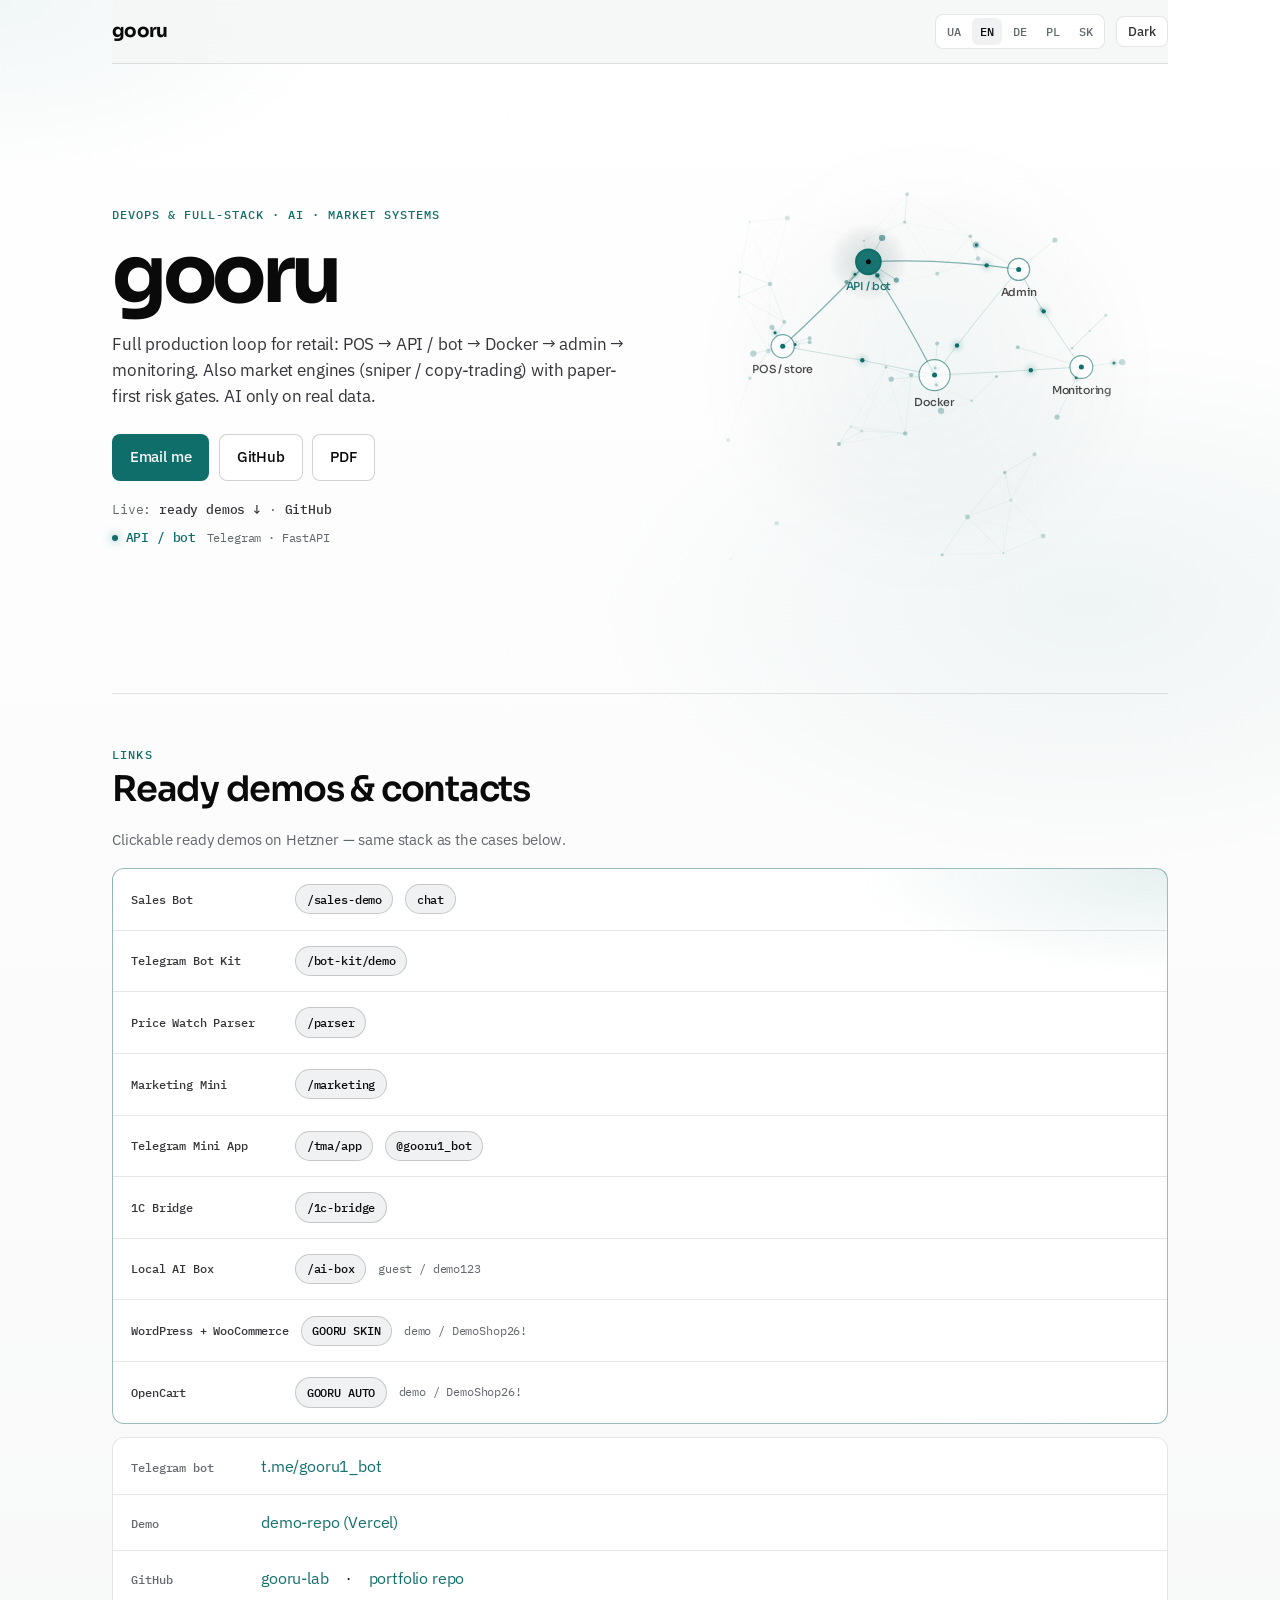
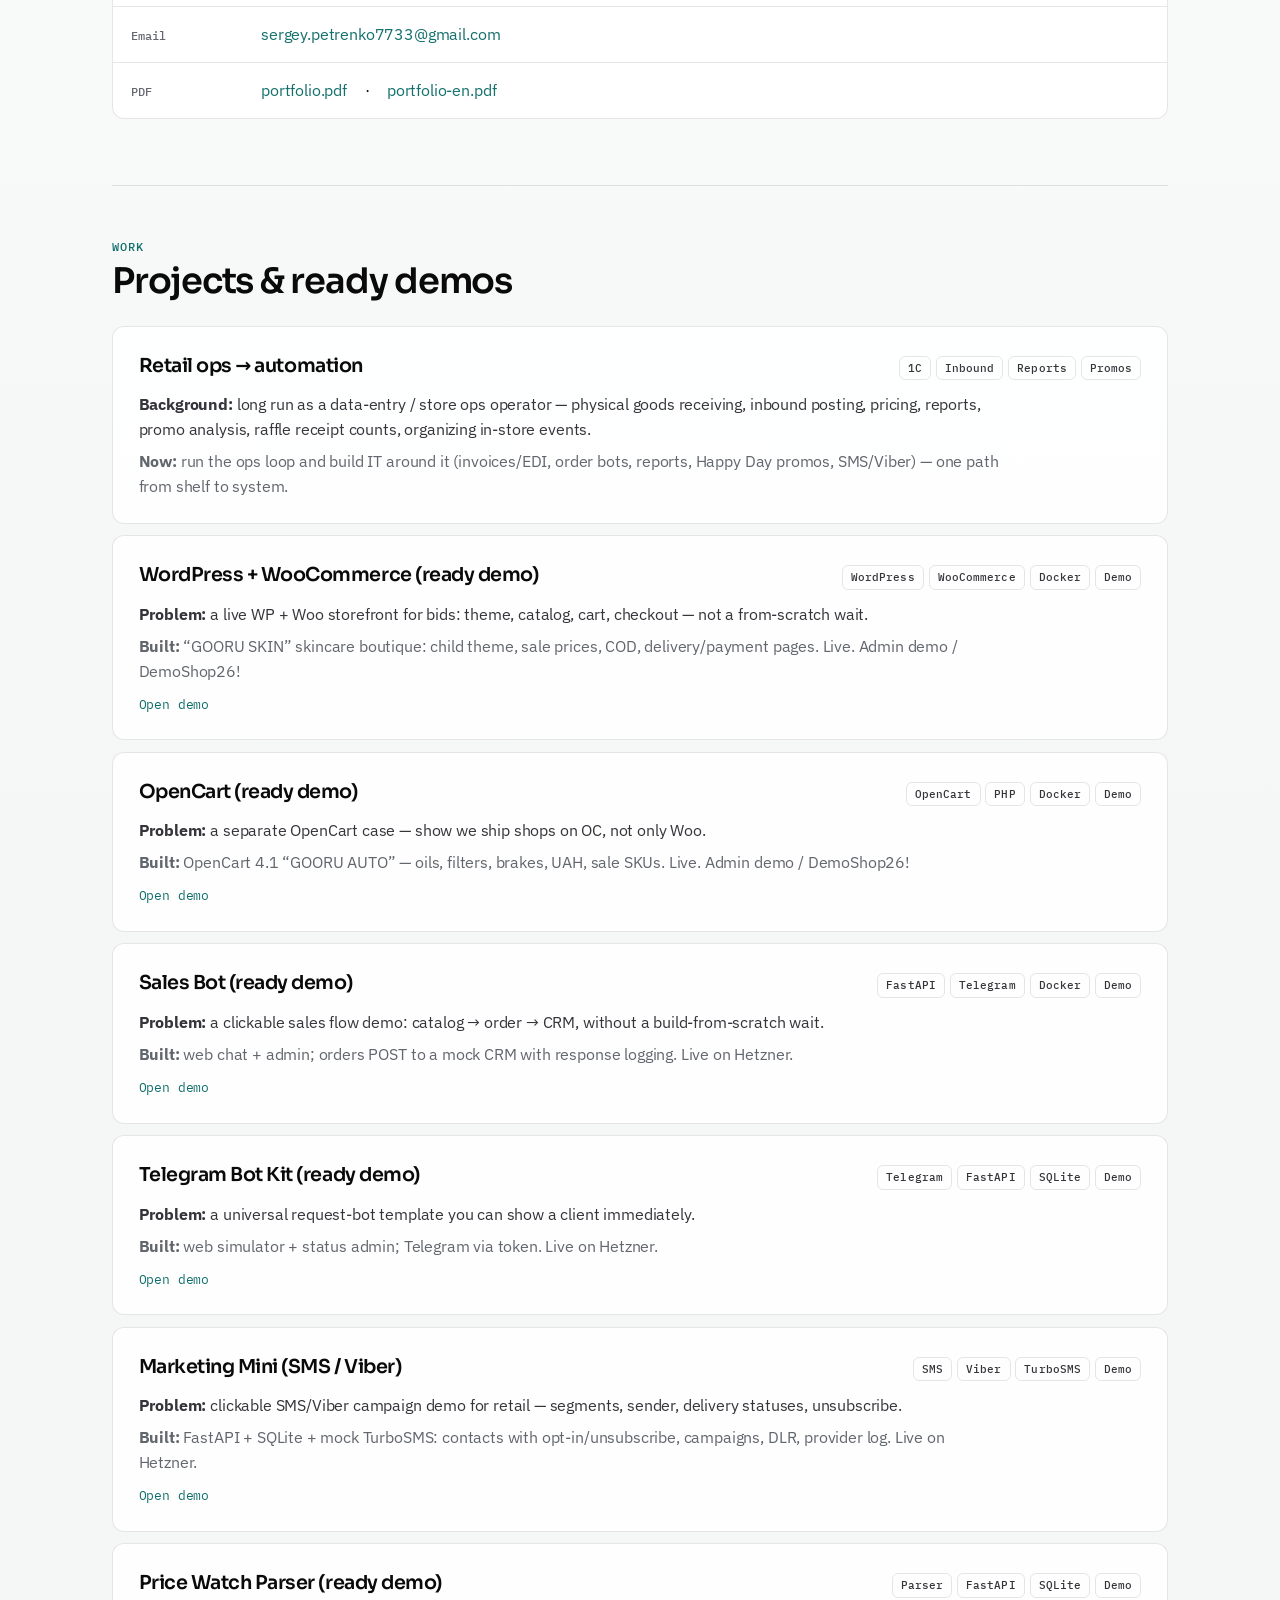
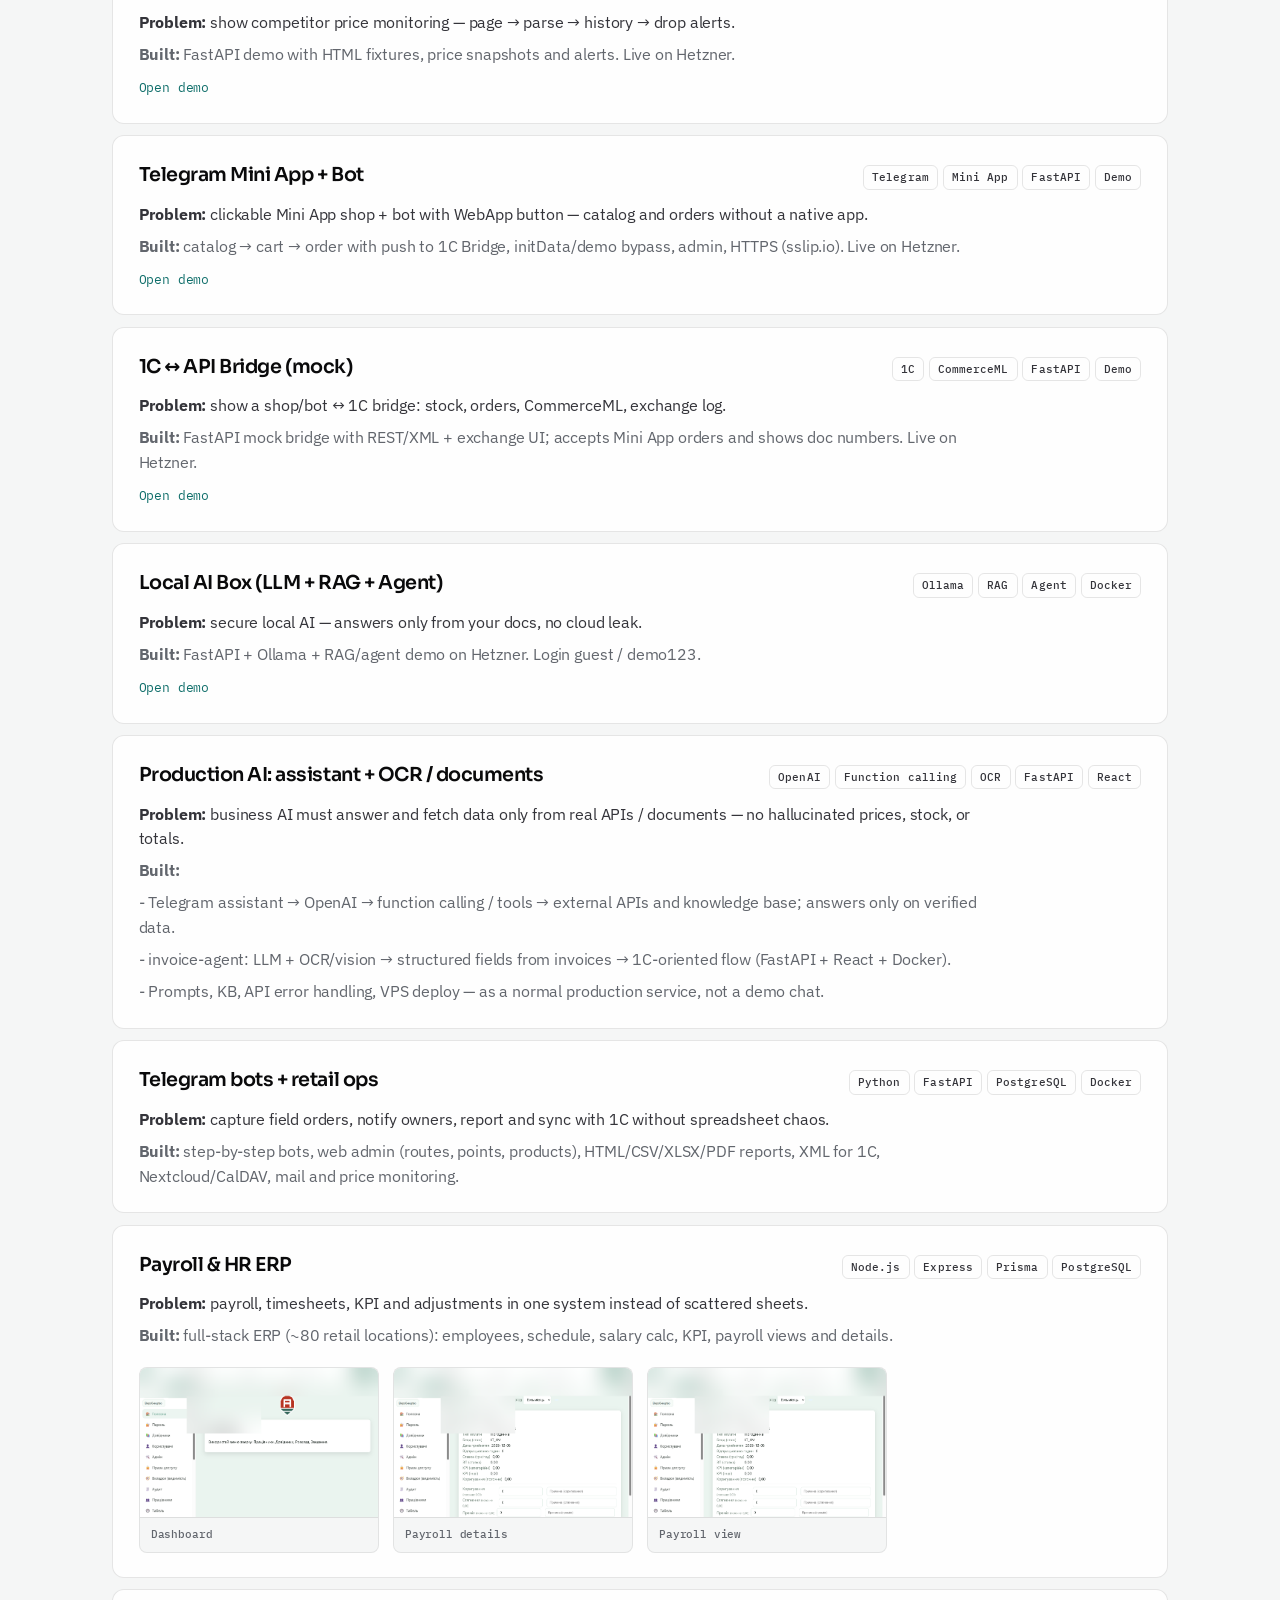
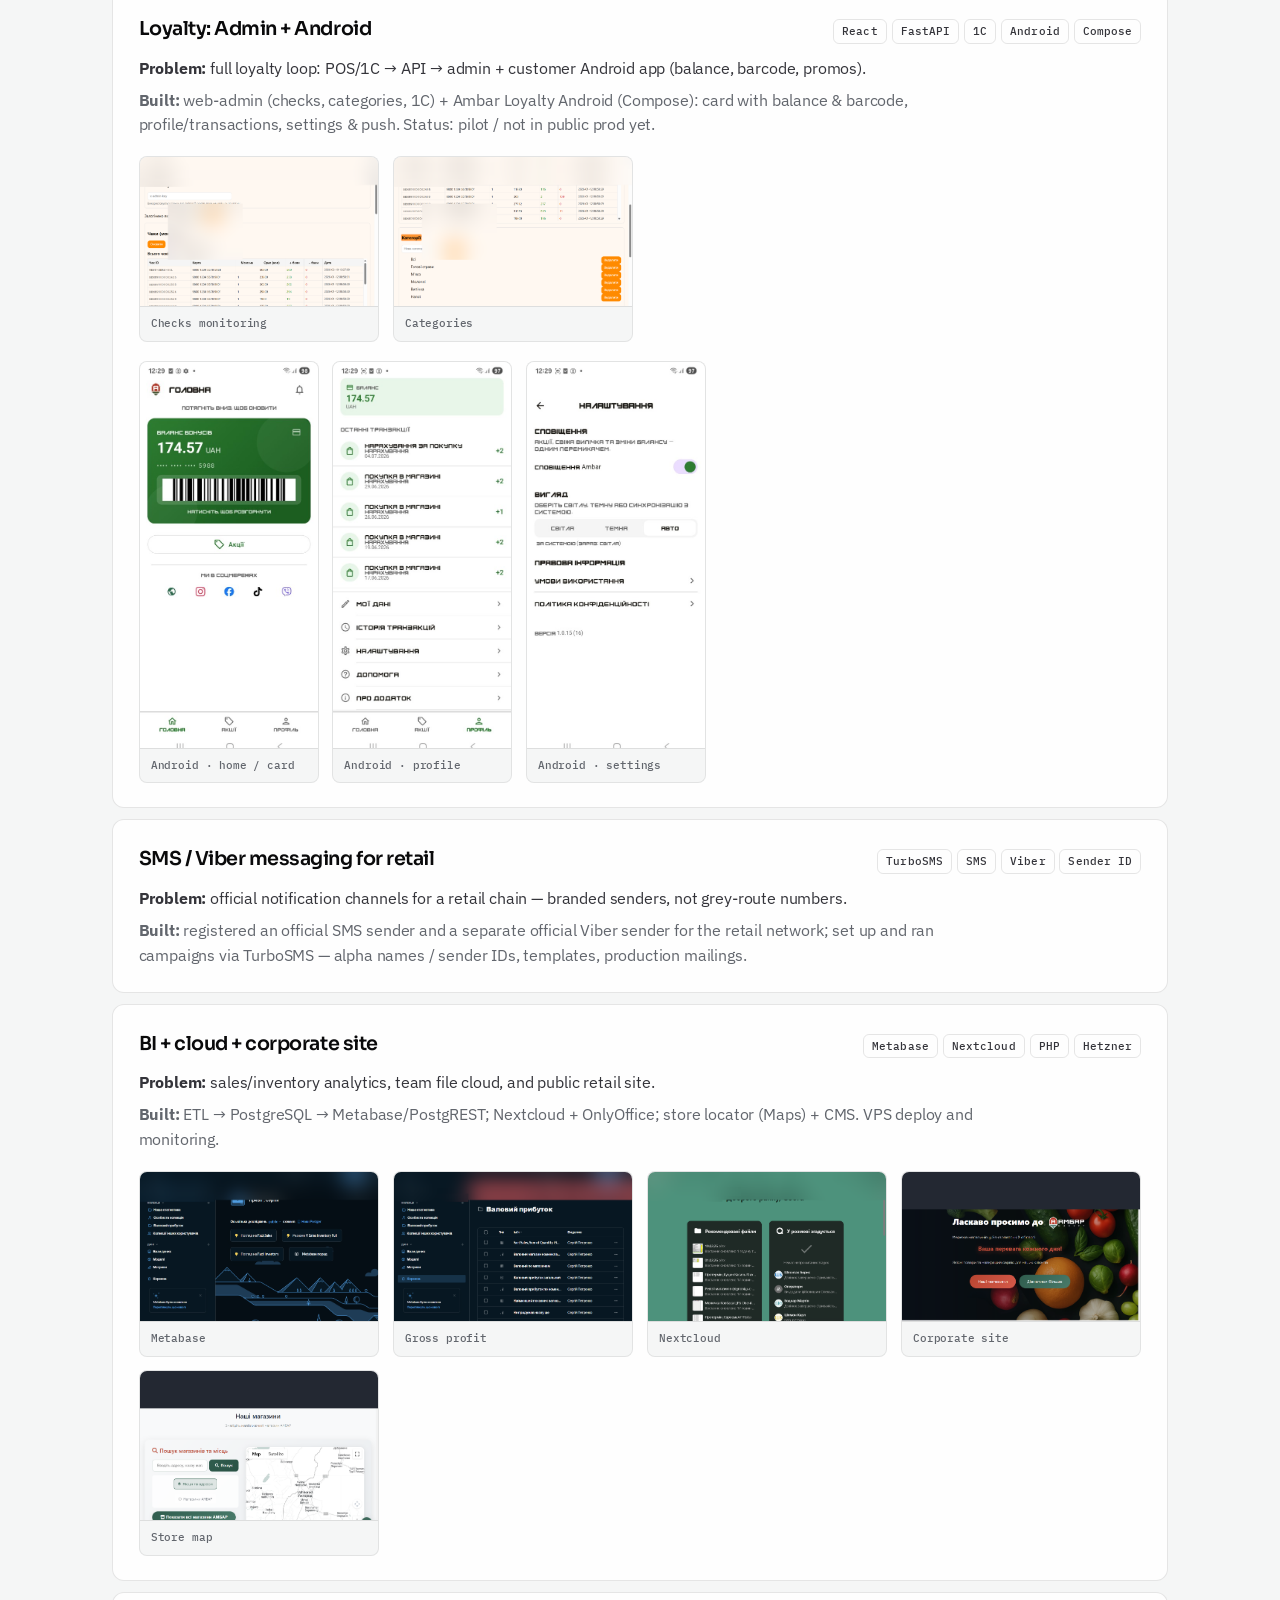
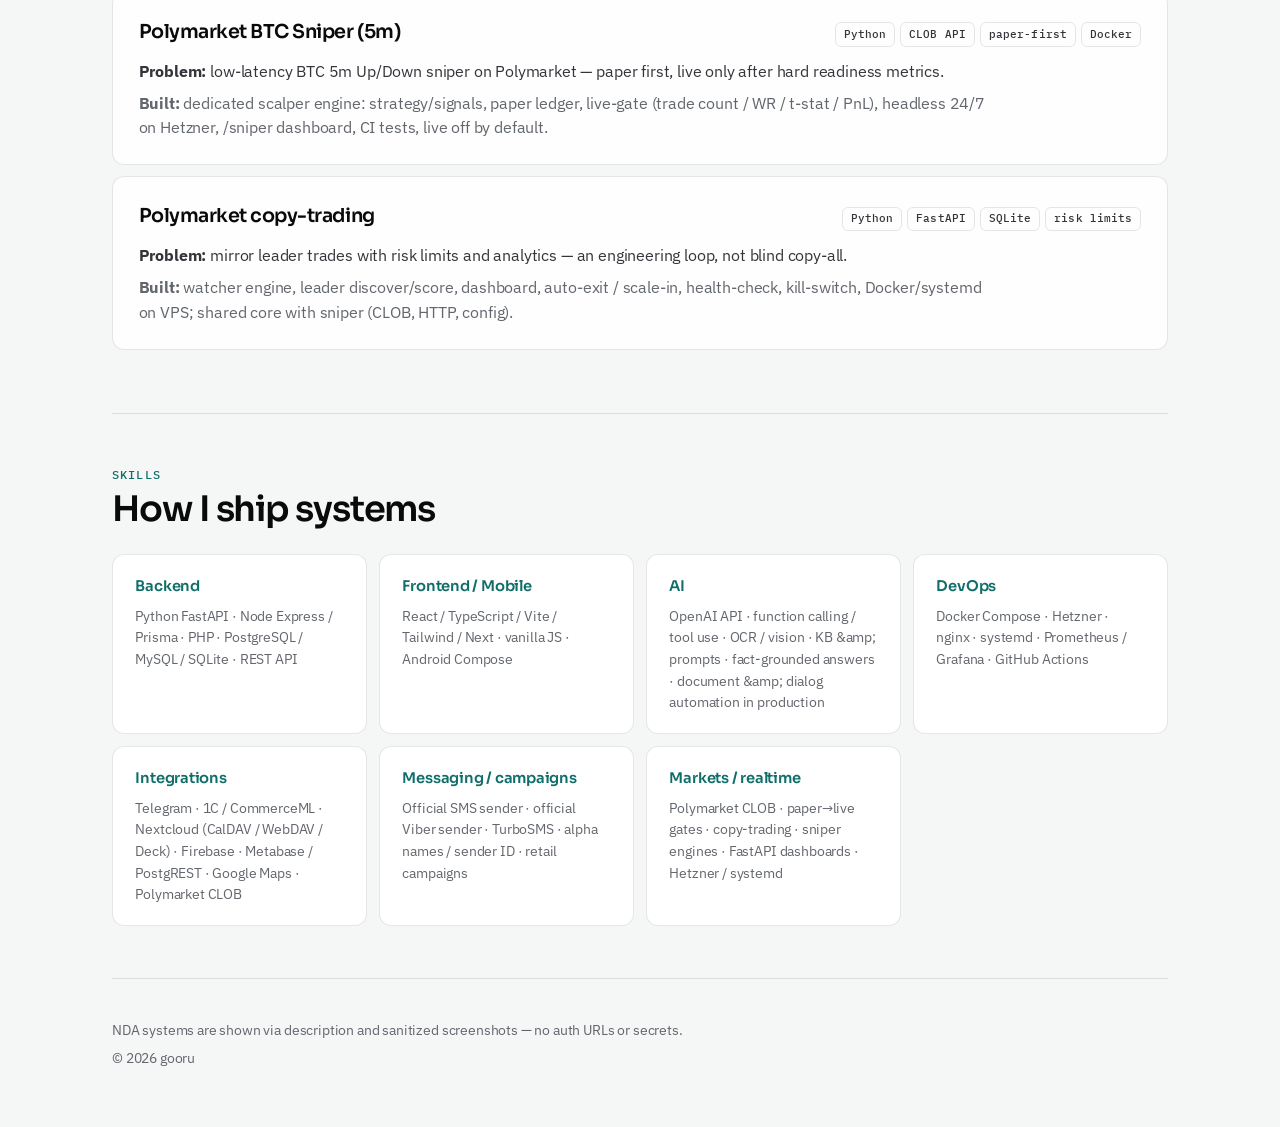
<file: index.html>
<!DOCTYPE html>
<html lang="uk" data-theme="dark" data-lang="uk">
<head>
  <meta charset="UTF-8">
  <meta name="viewport" content="width=device-width, initial-scale=1.0">
  <meta name="description" content="gooru — DevOps, Full-Stack, production AI для retail і market systems: боти, OpenAI/OCR, ERP, BI, Polymarket engines.">
  <meta name="theme-color" content="#0b0d10">
  <meta name="author" content="gooru / Сергій Петренко">
  <meta name="robots" content="index,follow">
  <title>gooru — Portfolio | DevOps, Full-Stack, AI</title>
  <link rel="canonical" href="https://gooru-lab.github.io/portfolio/">
  <meta property="og:type" content="website">
  <meta property="og:site_name" content="gooru">
  <meta property="og:title" content="gooru — Portfolio | DevOps, Full-Stack, AI">
  <meta property="og:description" content="gooru — DevOps, Full-Stack, production AI для retail і market systems: боти, OpenAI/OCR, ERP, BI, Polymarket engines.">
  <meta property="og:url" content="https://gooru-lab.github.io/portfolio/">
  <meta property="og:image" content="https://gooru-lab.github.io/portfolio/interiors/01-bedroom-modern.png">
  <meta property="og:locale" content="uk_UA">
  <meta name="twitter:card" content="summary_large_image">
  <meta name="twitter:title" content="gooru — Portfolio | DevOps, Full-Stack, AI">
  <meta name="twitter:description" content="gooru — DevOps, Full-Stack, production AI для retail і market systems: боти, OpenAI/OCR, ERP, BI, Polymarket engines.">
  <meta name="twitter:image" content="https://gooru-lab.github.io/portfolio/interiors/01-bedroom-modern.png">
  <link rel="preconnect" href="https://fonts.googleapis.com">
  <link rel="preconnect" href="https://fonts.gstatic.com" crossorigin>
  <link href="https://fonts.googleapis.com/css2?family=IBM+Plex+Mono:wght@400;500&family=IBM+Plex+Sans:wght@400;500;600&family=Sora:wght@600;700&display=swap" rel="stylesheet">
  <link rel="stylesheet" href="styles.css?v=14">
  <script src="theme.js"></script>
  <script src="i18n.js?v=14"></script>
  <script type="application/ld+json">
  {
    "@context": "https://schema.org",
    "@type": "Person",
    "name": "Сергій Петренко",
    "alternateName": "gooru",
    "url": "https://gooru-lab.github.io/portfolio/",
    "email": "mailto:sergey.petrenko7733@gmail.com",
    "jobTitle": "DevOps / Full-Stack / AI Engineer",
    "sameAs": [
      "https://github.com/gooru-lab"
    ]
  }
  </script>
  <!-- Google tag (gtag.js) -->
  <script async src="https://www.googletagmanager.com/gtag/js?id=G-QQHY5TNCYT"></script>
  <script>
    window.dataLayer = window.dataLayer || [];
    function gtag(){dataLayer.push(arguments);}
    gtag('js', new Date());
    gtag('config', 'G-QQHY5TNCYT');
  </script>
</head>
<body>
  <div class="wrap">
    <header class="topbar">
      <a class="brand-mark" href="index.html">gooru</a>
      <div class="topbar-controls">
        <nav class="lang" data-i18n-aria="langAria" aria-label="Мова">
          <button type="button" data-lang="uk" aria-current="page">UA</button>
          <button type="button" data-lang="en">EN</button>
          <button type="button" data-lang="de">DE</button>
          <button type="button" data-lang="pl">PL</button>
          <button type="button" data-lang="sk">SK</button>
        </nav>
        <button type="button" class="theme-toggle" id="theme-toggle">Світла</button>
      </div>
    </header>

    <section class="hero hero--split">
      <div class="hero-copy">
        <p class="hero-kicker" data-i18n="kicker">DevOps &amp; Full-Stack · AI · market systems</p>
        <h1>gooru</h1>
        <p class="hero-lead" data-i18n="lead">Повний контур production для retail: каса → API / бот → Docker → адмінка → моніторинг. Паралельно — market engines (sniper / copy-trading) з paper-first і ризик-гейтами. AI лише на реальних даних.</p>
        <div class="cta-row">
          <a class="btn btn-primary" href="mailto:sergey.petrenko7733@gmail.com" data-i18n="ctaWrite">Написати</a>
          <a class="btn btn-ghost" href="https://github.com/gooru-lab" target="_blank" rel="noopener">GitHub</a>
          <a class="btn btn-ghost" id="cta-pdf" href="portfolio.pdf" data-i18n="ctaPdf">PDF</a>
        </div>
        <p class="meta-line">
          <span data-i18n="live">Live:</span>
          <a href="#links" data-i18n="liveDemosJump">готові демо ↓</a>
          ·
          <a href="https://github.com/gooru-lab" target="_blank" rel="noopener">GitHub</a>
        </p>
        <p class="hero-live-node" id="hero-face-caption"></p>
      </div>
      <div class="hero-visual" aria-hidden="true">
        <div class="hero-stage" id="hero-stage">
          <canvas id="hero-net" class="hero-net" width="640" height="640"></canvas>
        </div>
      </div>
    </section>

    <section id="links">
      <p class="section-label" data-i18n="linksLabel">Посилання</p>
      <h2 class="section-title" data-i18n="linksTitle">Готові демо й контакти</h2>
      <p class="links-note" data-i18n="linksNote">Клікабельні ready demos на Hetzner — той самий стек, що в кейсах нижче.</p>
      <div class="links links--demos">
        <div class="link-row link-row--demo">
          <strong data-i18n="linkSalesBot">Sales Bot</strong>
          <a class="demo-chip" href="https://204-168-135-12.sslip.io/sales-demo/" target="_blank" rel="noopener">/sales-demo</a>
          <a class="demo-chip" href="https://204-168-135-12.sslip.io/sales-demo/demo" target="_blank" rel="noopener">chat</a>
        </div>
        <div class="link-row link-row--demo">
          <strong data-i18n="linkBotKit">Telegram Bot Kit</strong>
          <a class="demo-chip" href="https://204-168-135-12.sslip.io/bot-kit/demo" target="_blank" rel="noopener">/bot-kit/demo</a>
        </div>
        <div class="link-row link-row--demo">
          <strong data-i18n="linkParser">Price Watch Parser</strong>
          <a class="demo-chip" href="https://204-168-135-12.sslip.io/parser/" target="_blank" rel="noopener">/parser</a>
        </div>
        <div class="link-row link-row--demo">
          <strong data-i18n="linkMarketing">Marketing Mini</strong>
          <a class="demo-chip" href="https://204-168-135-12.sslip.io/marketing/" target="_blank" rel="noopener">/marketing</a>
        </div>
        <div class="link-row link-row--demo">
          <strong data-i18n="linkTma">Telegram Mini App</strong>
          <a class="demo-chip" href="https://204-168-135-12.sslip.io/tma/app" target="_blank" rel="noopener">/tma/app</a>
          <a class="demo-chip" href="https://t.me/gooru1_bot" target="_blank" rel="noopener">@gooru1_bot</a>
        </div>
        <div class="link-row link-row--demo">
          <strong data-i18n="linkOnec">1C Bridge</strong>
          <a class="demo-chip" href="https://204-168-135-12.sslip.io/1c-bridge/" target="_blank" rel="noopener">/1c-bridge</a>
        </div>
        <div class="link-row link-row--demo">
          <strong data-i18n="linkAiBox">Local AI Box</strong>
          <a class="demo-chip" href="https://204-168-135-12.sslip.io/ai-box/" target="_blank" rel="noopener">/ai-box</a>
          <span class="demo-meta">guest / demo123</span>
        </div>
        <div class="link-row link-row--demo">
          <strong data-i18n="linkWoo">WordPress + WooCommerce</strong>
          <a class="demo-chip" href="https://woo.204-168-135-12.sslip.io/" target="_blank" rel="noopener">GOORU SKIN</a>
          <span class="demo-meta">demo / DemoShop26!</span>
        </div>
        <div class="link-row link-row--demo">
          <strong data-i18n="linkOc">OpenCart</strong>
          <a class="demo-chip" href="https://oc.204-168-135-12.sslip.io/" target="_blank" rel="noopener">GOORU AUTO</a>
          <span class="demo-meta">demo / DemoShop26!</span>
        </div>
      </div>
      <div class="links links--contact">
        <div class="link-row">
          <strong data-i18n="linkTelegramBot">Telegram bot</strong>
          <a href="https://t.me/gooru1_bot" target="_blank" rel="noopener">t.me/gooru1_bot</a>
        </div>
        <div class="link-row">
          <strong data-i18n="linkDemo">Demo</strong>
          <a href="https://demo-repo-iota-tawny.vercel.app" target="_blank" rel="noopener">demo-repo (Vercel)</a>
        </div>
        <div class="link-row">
          <strong data-i18n="linkGithub">GitHub</strong>
          <a href="https://github.com/gooru-lab" target="_blank" rel="noopener">gooru-lab</a>
          ·
          <a href="https://github.com/gooru-lab/portfolio" target="_blank" rel="noopener">portfolio repo</a>
        </div>
        <div class="link-row">
          <strong data-i18n="linkEmail">Email</strong>
          <a href="mailto:sergey.petrenko7733@gmail.com">sergey.petrenko7733@gmail.com</a>
        </div>
        <div class="link-row">
          <strong data-i18n="linkPdf">PDF</strong>
          <a href="portfolio.pdf">portfolio.pdf</a>
          ·
          <a href="portfolio-en.pdf">portfolio-en.pdf</a>
        </div>
      </div>
    </section>



    <section id="work">
      <p class="section-label" data-i18n="workLabel">Кейси</p>
      <h2 class="section-title" data-i18n="workTitle">Проєкти й ready demos</h2>

      <article class="case">
        <div class="case-head">
          <h3 data-i18n="case1Title">Retail ops → автоматизація</h3>
          <div class="case-tags">
            <span class="tag" data-i18n="case1Tag1">1С</span>
            <span class="tag" data-i18n="case1Tag2">Накладні</span>
            <span class="tag" data-i18n="case1Tag3">Звіти</span>
            <span class="tag" data-i18n="case1Tag4">Акції</span>
          </div>
        </div>
        <p class="problem" data-i18n="case1P1" data-i18n-html="1"><strong>Бекграунд:</strong> довго працював оператором комп’ютерного набору — фізичний прийом товару, прихід, розцінка, звіти, аналіз акцій, прорахунок чеків під розіграші, організація свят у магазинах.</p>
        <p data-i18n="case1P2" data-i18n-html="1"><strong>Зараз:</strong> керую операційним контуром і будую під нього IT (накладні/EDIN, боти замовлень, звіти, акції Happy Day, SMS/Viber) — один контур від полиці до системи.</p>
      </article>

      <article class="case">
        <div class="case-head">
          <h3 data-i18n="case20Title">WordPress + WooCommerce (ready demo)</h3>
          <div class="case-tags">
            <span class="tag">WordPress</span>
            <span class="tag">WooCommerce</span>
            <span class="tag">Docker</span>
            <span class="tag">Demo</span>
          </div>
        </div>
        <p class="problem" data-i18n="case20P1" data-i18n-html="1"><strong>Задача:</strong> жива вітрина WP + Woo, яку можна дати в ставці: тема, каталог, кошик, checkout без «зроблю з нуля».</p>
        <p data-i18n="case20P2" data-i18n-html="1"><strong>Зробив:</strong> «GOORU SKIN» — бутік догляду: child theme, акції, COD, сторінки доставки/оплати. Live. Адмінка demo / DemoShop26!</p>
        <p><a href="https://woo.204-168-135-12.sslip.io/" target="_blank" rel="noopener">Open demo</a></p>
      </article>

      <article class="case">
        <div class="case-head">
          <h3 data-i18n="case21Title">OpenCart (ready demo)</h3>
          <div class="case-tags">
            <span class="tag">OpenCart</span>
            <span class="tag">PHP</span>
            <span class="tag">Docker</span>
            <span class="tag">Demo</span>
          </div>
        </div>
        <p class="problem" data-i18n="case21P1" data-i18n-html="1"><strong>Задача:</strong> окремий кейс OpenCart — показати, що ставимо й кастомізуємо магазин не лише на Woo.</p>
        <p data-i18n="case21P2" data-i18n-html="1"><strong>Зробив:</strong> OpenCart 4.1 «GOORU AUTO» — оливи, фільтри, гальма, акції, гривня. Live. Адмінка demo / DemoShop26!</p>
        <p><a href="https://oc.204-168-135-12.sslip.io/" target="_blank" rel="noopener">Open demo</a></p>
      </article>

      <article class="case">
        <div class="case-head">
          <h3 data-i18n="case13Title">Sales Bot (ready demo)</h3>
          <div class="case-tags">
            <span class="tag">FastAPI</span>
            <span class="tag">Telegram</span>
            <span class="tag">Docker</span>
            <span class="tag">Demo</span>
          </div>
        </div>
        <p class="problem" data-i18n="case13P1" data-i18n-html="1"><strong>Задача:</strong> готове клікабельне демо sales-сценарію: каталог → замовлення → CRM, без очікування «зроблю з нуля».</p>
        <p data-i18n="case13P2" data-i18n-html="1"><strong>Зробив:</strong> web-чат і адмінка; замовлення йде HTTP POST у mock CRM з логом відповіді. Live на Hetzner.</p>
        <p><a href="https://204-168-135-12.sslip.io/sales-demo/demo" target="_blank" rel="noopener">Open demo</a></p>
      </article>
      <article class="case">
        <div class="case-head">
          <h3 data-i18n="case15Title">Telegram Bot Kit (ready demo)</h3>
          <div class="case-tags">
            <span class="tag">Telegram</span>
            <span class="tag">FastAPI</span>
            <span class="tag">SQLite</span>
            <span class="tag">Demo</span>
          </div>
        </div>
        <p class="problem" data-i18n="case15P1" data-i18n-html="1"><strong>Задача:</strong> універсальний шаблон бота-заявки, який можна показати клієнту одразу.</p>
        <p data-i18n="case15P2" data-i18n-html="1"><strong>Зробив:</strong> web-симулятор + адмінка статусів; Telegram підключається токеном. Live на Hetzner.</p>
        <p><a href="https://204-168-135-12.sslip.io/bot-kit/demo" target="_blank" rel="noopener">Open demo</a></p>
      </article>
      <article class="case">
        <div class="case-head">
          <h3 data-i18n="case16Title">Marketing Mini (SMS / Viber)</h3>
          <div class="case-tags">
            <span class="tag">SMS</span>
            <span class="tag">Viber</span>
            <span class="tag">TurboSMS</span>
            <span class="tag">Demo</span>
          </div>
        </div>
        <p class="problem" data-i18n="case16P1" data-i18n-html="1"><strong>Задача:</strong> клікабельне демо розсилок SMS/Viber для retail — сегменти, sender, статуси доставки й відписка.</p>
        <p data-i18n="case16P2" data-i18n-html="1"><strong>Зробив:</strong> FastAPI + SQLite + mock TurboSMS: контакти з opt-in/unsubscribe, кампанії, DLR, provider log. Live на Hetzner.</p>
        <p><a href="https://204-168-135-12.sslip.io/marketing/" target="_blank" rel="noopener">Open demo</a></p>
      </article>
      
      <article class="case">
        <div class="case-head">
          <h3 data-i18n="case19Title">Price Watch Parser (ready demo)</h3>
          <div class="case-tags">
            <span class="tag">Parser</span>
            <span class="tag">FastAPI</span>
            <span class="tag">SQLite</span>
            <span class="tag">Demo</span>
          </div>
        </div>
        <p class="problem" data-i18n="case19P1" data-i18n-html="1"><strong>Задача:</strong> показати моніторинг цін конкурентів — URL/сторінка → parse → історія → алерт при дропі.</p>
        <p data-i18n="case19P2" data-i18n-html="1"><strong>Зробив:</strong> FastAPI demo з HTML fixtures, знімками цін і alerts. Live на Hetzner.</p>
        <p><a href="https://204-168-135-12.sslip.io/parser/" target="_blank" rel="noopener">Open demo</a></p>
      </article>

<article class="case">
        <div class="case-head">
          <h3 data-i18n="case17Title">Telegram Mini App + Bot</h3>
          <div class="case-tags">
            <span class="tag">Telegram</span>
            <span class="tag">Mini App</span>
            <span class="tag">FastAPI</span>
            <span class="tag">Demo</span>
          </div>
        </div>
        <p class="problem" data-i18n="case17P1" data-i18n-html="1"><strong>Задача:</strong> клікабельне демо Mini App магазину + бот з WebApp-кнопкою — каталог і замовлення без нативної розробки.</p>
        <p data-i18n="case17P2" data-i18n-html="1"><strong>Зробив:</strong> каталог → кошик → замовлення з push у 1C Bridge, initData/demo bypass, адмінка, HTTPS (sslip.io). Live на Hetzner.</p>
        <p><a href="https://204-168-135-12.sslip.io/tma/app" target="_blank" rel="noopener">Open demo</a></p>
      </article>
      <article class="case">
        <div class="case-head">
          <h3 data-i18n="case18Title">1С ↔ API Bridge (mock)</h3>
          <div class="case-tags">
            <span class="tag">1С</span>
            <span class="tag">CommerceML</span>
            <span class="tag">FastAPI</span>
            <span class="tag">Demo</span>
          </div>
        </div>
        <p class="problem" data-i18n="case18P1" data-i18n-html="1"><strong>Задача:</strong> показати міст сайт/бот ↔ 1С: залишки, замовлення, CommerceML, журнал обмінів.</p>
        <p data-i18n="case18P2" data-i18n-html="1"><strong>Зробив:</strong> FastAPI mock-міст з REST/XML, UI обміну; приймає замовлення з Mini App і показує номер документа. Live на Hetzner.</p>
        <p><a href="https://204-168-135-12.sslip.io/1c-bridge/" target="_blank" rel="noopener">Open demo</a></p>
      </article>
      <article class="case">
        <div class="case-head">
          <h3 data-i18n="case14Title">Local AI Box (LLM + RAG + Agent)</h3>
          <div class="case-tags">
            <span class="tag">Ollama</span>
            <span class="tag">RAG</span>
            <span class="tag">Agent</span>
            <span class="tag">Docker</span>
          </div>
        </div>
        <p class="problem" data-i18n="case14P1" data-i18n-html="1"><strong>Задача:</strong> безпечна локальна AI — відповіді лише з документів, без відправки даних у хмару.</p>
        <p data-i18n="case14P2" data-i18n-html="1"><strong>Зробив:</strong> FastAPI + Ollama + RAG/agent demo на Hetzner. Логін guest / demo123.</p>
        <p><a href="https://204-168-135-12.sslip.io/ai-box/" target="_blank" rel="noopener">Open demo</a></p>
      </article>

      <article class="case">
        <div class="case-head">
          <h3 data-i18n="case2Title">Production AI: асистент + OCR / документи</h3>
          <div class="case-tags">
            <span class="tag">OpenAI</span>
            <span class="tag">Function calling</span>
            <span class="tag">OCR</span>
            <span class="tag">FastAPI</span>
            <span class="tag">React</span>
          </div>
        </div>
        <p class="problem" data-i18n="case2P1" data-i18n-html="1"><strong>Задача:</strong> AI у бізнесі має відповідати й дістати дані лише з реальних API / документів — без галюцинацій цін, наявності чи сум.</p>
        <p data-i18n="case2P2" data-i18n-html="1"><strong>Зробив:</strong></p>
        <p data-i18n="case2P3">- Telegram-асистент → OpenAI → function calling / tools → зовнішні API та база знань; відповідь лише на перевірених даних.</p>
        <p data-i18n="case2P4">- invoice-agent: LLM + OCR/vision → структуровані поля з накладних/рахунків → контур під 1С (FastAPI + React + Docker).</p>
        <p data-i18n="case2P5">- Промпти, KB, обробка помилок API, деплой на VPS — як звичайний production-сервіс, не демо-чат.</p>
      </article>

      <article class="case">
        <div class="case-head">
          <h3 data-i18n="case3Title">Telegram-боти + замовлення / retail ops</h3>
          <div class="case-tags">
            <span class="tag">Python</span>
            <span class="tag">FastAPI</span>
            <span class="tag">PostgreSQL</span>
            <span class="tag">Docker</span>
          </div>
        </div>
        <p class="problem" data-i18n="case3P1" data-i18n-html="1"><strong>Задача:</strong> прийняти замовлення з поля, сповістити власника, звіти й обмін з 1С без ручного Excel-хаосу.</p>
        <p data-i18n="case3P2" data-i18n-html="1"><strong>Зробив:</strong> покрокові боти, веб-адмінка (маршрути, точки, товари), звіти HTML/CSV/XLSX/PDF, XML для 1С, інтеграції Nextcloud/CalDAV, моніторинг пошти та цін.</p>
      </article>

      <article class="case">
        <div class="case-head">
          <h3 data-i18n="case4Title" data-i18n-html="1">Payroll &amp; HR ERP</h3>
          <div class="case-tags">
            <span class="tag">Node.js</span>
            <span class="tag">Express</span>
            <span class="tag">Prisma</span>
            <span class="tag">PostgreSQL</span>
          </div>
        </div>
        <p class="problem" data-i18n="case4P1" data-i18n-html="1"><strong>Задача:</strong> зарплата, табель, KPI й коригування в одній системі замість розрізнених таблиць.</p>
        <p data-i18n="case4P2" data-i18n-html="1"><strong>Зробив:</strong> full-stack ERP (~80 точок мережі): працівники, розклад, розрахунок ЗП, KPI, перегляди й деталі нарахувань.</p>
        <div class="shots">
          <figure>
            <img src="payroll/01-home.png" alt="Payroll dashboard" loading="lazy">
            <figcaption data-i18n="figDash">Dashboard</figcaption>
          </figure>
          <figure>
            <img src="payroll/02-payroll-details.png" alt="Payroll details" loading="lazy">
            <figcaption data-i18n="figPayDetails">Деталі нарахувань</figcaption>
          </figure>
          <figure>
            <img src="payroll/03-payroll-view.png" alt="Payroll view" loading="lazy">
            <figcaption data-i18n="figPayView">Перегляд ЗП</figcaption>
          </figure>
        </div>
      </article>

      <article class="case">
        <div class="case-head">
          <h3 data-i18n="case5Title">Loyalty: Admin + Android</h3>
          <div class="case-tags">
            <span class="tag">React</span>
            <span class="tag">FastAPI</span>
            <span class="tag">1С</span>
            <span class="tag">Android</span>
            <span class="tag">Compose</span>
          </div>
        </div>
        <p class="problem" data-i18n="case5P1" data-i18n-html="1"><strong>Задача:</strong> повний контур лояльності: каса 1С → API → адмінка + мобільний клієнт для покупця (баланс, штрихкод, акції).</p>
        <p data-i18n="case5P2" data-i18n-html="1"><strong>Зробив:</strong> web-admin (чеки, категорії, інтеграція 1С) + Android-додаток Ambar Loyalty (Compose): картка з балансом і barcode, профіль/транзакції, налаштування й push. Статус: пілот / ще не в публічному проді.</p>
        <div class="shots">
          <figure>
            <img src="loyalty/01-checks-monitoring.png" alt="Checks monitoring" loading="lazy">
            <figcaption data-i18n="figChecks">Моніторинг чеків</figcaption>
          </figure>
          <figure>
            <img src="loyalty/02-categories.png" alt="Categories" loading="lazy">
            <figcaption data-i18n="figCats">Категорії</figcaption>
          </figure>
        </div>
        <div class="shots phone-shots">
          <figure>
            <img src="loyalty/01-home-card.png" alt="Ambar Loyalty home" loading="lazy">
            <figcaption data-i18n="figLoyalHome">Android · головна / картка</figcaption>
          </figure>
          <figure>
            <img src="loyalty/02-profile.png" alt="Ambar Loyalty profile" loading="lazy">
            <figcaption data-i18n="figLoyalProfile">Android · профіль</figcaption>
          </figure>
          <figure>
            <img src="loyalty/03-settings.png" alt="Ambar Loyalty settings" loading="lazy">
            <figcaption data-i18n="figLoyalSettings">Android · налаштування</figcaption>
          </figure>
        </div>
      </article>

      <article class="case">
        <div class="case-head">
          <h3 data-i18n="case6Title">SMS / Viber розсилки для retail</h3>
          <div class="case-tags">
            <span class="tag">TurboSMS</span>
            <span class="tag">SMS</span>
            <span class="tag">Viber</span>
            <span class="tag">Sender ID</span>
          </div>
        </div>
        <p class="problem" data-i18n="case6P1" data-i18n-html="1"><strong>Задача:</strong> офіційні канали сповіщень мережі — не «з сірого номера», а узгоджений відправник під бренд.</p>
        <p data-i18n="case6P2" data-i18n-html="1"><strong>Зробив:</strong> подав і провів реєстрацію офіційного SMS-відправника та окремо офіційного Viber-відправника для retail-мережі; налаштував і проводив розсилки через TurboSMS — альфа-імена / sender ID, шаблони, робочі кампанії.</p>
      </article>

      <article class="case">
        <div class="case-head">
          <h3 data-i18n="case7Title">BI + хмара + корпоративний сайт</h3>
          <div class="case-tags">
            <span class="tag">Metabase</span>
            <span class="tag">Nextcloud</span>
            <span class="tag">PHP</span>
            <span class="tag">Hetzner</span>
          </div>
        </div>
        <p class="problem" data-i18n="case7P1" data-i18n-html="1"><strong>Задача:</strong> аналітика продажів/залишків, файловий контур команди й публічний сайт мережі.</p>
        <p data-i18n="case7P2" data-i18n-html="1"><strong>Зробив:</strong> ETL → PostgreSQL → Metabase/PostgREST; Nextcloud + OnlyOffice; сайт з локатором магазинів (Maps) і CMS. Деплой і моніторинг на VPS.</p>
        <div class="shots">
          <figure>
            <img src="bi/01-metabase-home.png" alt="Metabase" loading="lazy">
            <figcaption>Metabase</figcaption>
          </figure>
          <figure>
            <img src="bi/03-gross-profit.png" alt="Gross profit" loading="lazy">
            <figcaption data-i18n="figGross">Валовий прибуток</figcaption>
          </figure>
          <figure>
            <img src="cloud/01-nextcloud-dashboard.png" alt="Nextcloud" loading="lazy">
            <figcaption>Nextcloud</figcaption>
          </figure>
          <figure>
            <img src="corporate-site/01-homepage.png" alt="Corporate site" loading="lazy">
            <figcaption data-i18n="figSite">Корпоративний сайт</figcaption>
          </figure>
          <figure>
            <img src="corporate-site/02-stores-map.png" alt="Store map" loading="lazy">
            <figcaption data-i18n="figMap">Карта магазинів</figcaption>
          </figure>
        </div>
      </article>

<article class="case">
        <div class="case-head">
          <h3 data-i18n="case8Title">Polymarket BTC Sniper (5m)</h3>
          <div class="case-tags">
            <span class="tag">Python</span>
            <span class="tag">CLOB API</span>
            <span class="tag">paper-first</span>
            <span class="tag">Docker</span>
          </div>
        </div>
        <p class="problem" data-i18n="case8P1" data-i18n-html="1"><strong>Задача:</strong> низьколатентний sniper для BTC 5m Up/Down на Polymarket — спочатку paper, live лише після жорстких метрик готовності.</p>
        <p data-i18n="case8P2" data-i18n-html="1"><strong>Зробив:</strong> окремий engine (`scalper`): стратегія й сигнали, paper ledger, live-gate (кількість угод / WR / t-stat / PnL), headless 24/7 на Hetzner, dashboard `/sniper`, CI-тести, безпечний режим без live за замовчуванням.</p>
      </article>

<article class="case">
        <div class="case-head">
          <h3 data-i18n="case9Title">Polymarket copy-trading</h3>
          <div class="case-tags">
            <span class="tag">Python</span>
            <span class="tag">FastAPI</span>
            <span class="tag">SQLite</span>
            <span class="tag">risk limits</span>
          </div>
        </div>
        <p class="problem" data-i18n="case9P1" data-i18n-html="1"><strong>Задача:</strong> дзеркало угод лідерів з ризик-лімітами й аналітикою — інженерний контур, а не «купи все підряд».</p>
        <p data-i18n="case9P2" data-i18n-html="1"><strong>Зробив:</strong> watcher engine, discover/score лідерів, dashboard, auto-exit / scale-in, health-check, kill-switch, деплой Docker/systemd на VPS; спільний core з sniper (CLOB, HTTP, config).</p>
      </article>

    </section>

    <section id="stack">
      <p class="section-label" data-i18n="stackLabel">Навички</p>
      <h2 class="section-title" data-i18n="stackTitle">Чим збираю системи</h2>
      <div class="stack-grid">
        <div class="stack-block">
          <h3 data-i18n="stackBe">Backend</h3>
          <p>Python FastAPI · Node Express / Prisma · PHP · PostgreSQL / MySQL / SQLite · REST API</p>
        </div>
        <div class="stack-block">
          <h3 data-i18n="stackFe">Frontend / Mobile</h3>
          <p>React / TypeScript / Vite / Tailwind / Next · vanilla JS · Android Compose</p>
        </div>
        <div class="stack-block">
          <h3 data-i18n="stackAi">AI</h3>
          <p data-i18n="stackAiBody">OpenAI API · function calling / tool use · OCR / vision · KB і промпти · RAG-підхід до фактів · автоматизація документів і діалогів у проді</p>
        </div>
        <div class="stack-block">
          <h3 data-i18n="stackDevops">DevOps</h3>
          <p>Docker Compose · Hetzner · nginx · systemd · Prometheus / Grafana · GitHub Actions</p>
        </div>
        <div class="stack-block">
          <h3 data-i18n="stackInt">Інтеграції</h3>
          <p data-i18n="stackIntBody">Telegram · 1С / CommerceML · Nextcloud (CalDAV / WebDAV / Deck) · Firebase · Metabase / PostgREST · Google Maps</p>
        </div>
        <div class="stack-block">
          <h3 data-i18n="stackMsg">Messaging / розсилки</h3>
          <p data-i18n="stackMsgBody">Офіційний SMS-відправник · офіційний Viber-відправник · TurboSMS · альфа-імена / sender ID · кампанії для retail</p>
        </div>
        <div class="stack-block">
          <h3 data-i18n="stackMarkets">Markets / realtime</h3>
          <p data-i18n="stackMarketsBody">Polymarket CLOB · paper→live gates · copy-trading · sniper engines · FastAPI dashboards · Hetzner / systemd</p>
        </div>
      </div>
    </section>


    <footer>
      <p data-i18n="footerNda">Внутрішні NDA-системи показані описом і sanitized-скрінами — без auth-URL і секретів.</p>
      <p>© 2026 gooru</p>
    </footer>
  </div>
  <script src="hero-net.js?v=5"></script>
  <script src="analytics.js"></script>
</body>
</html>
</file>
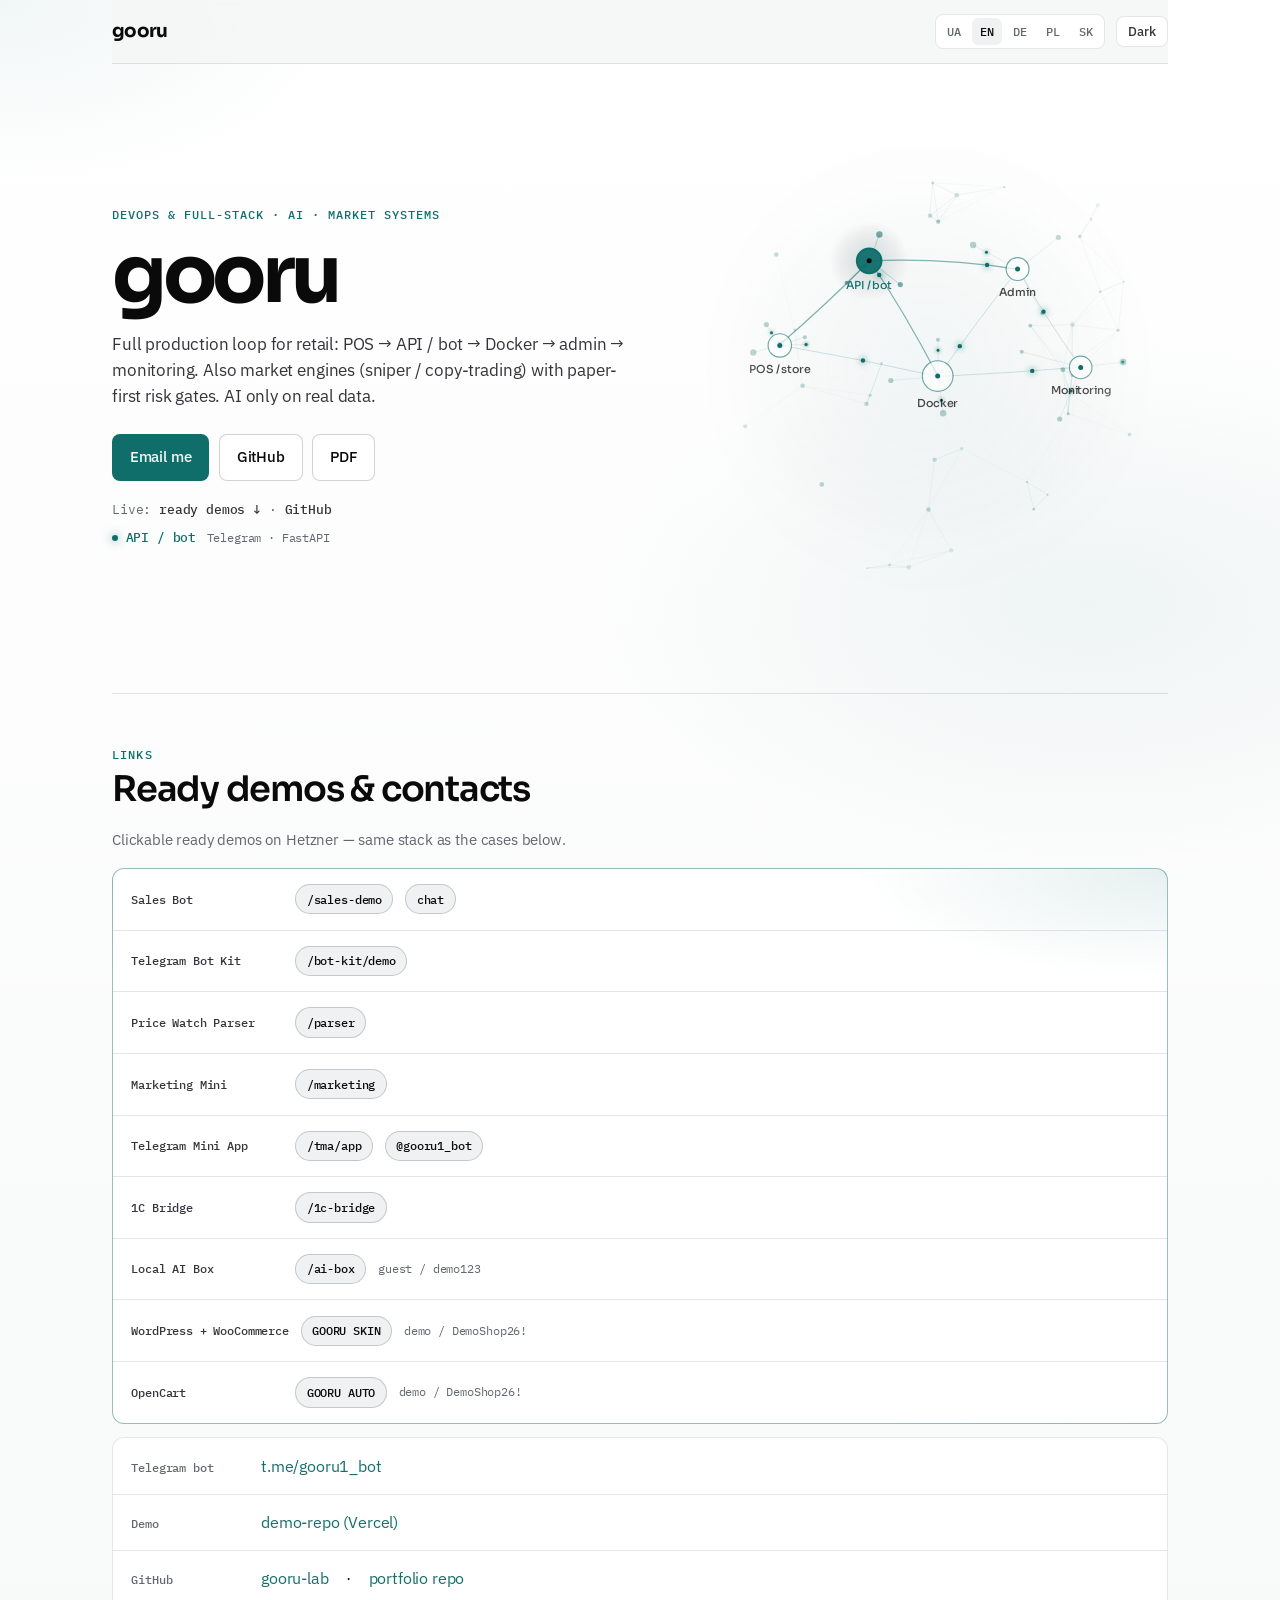
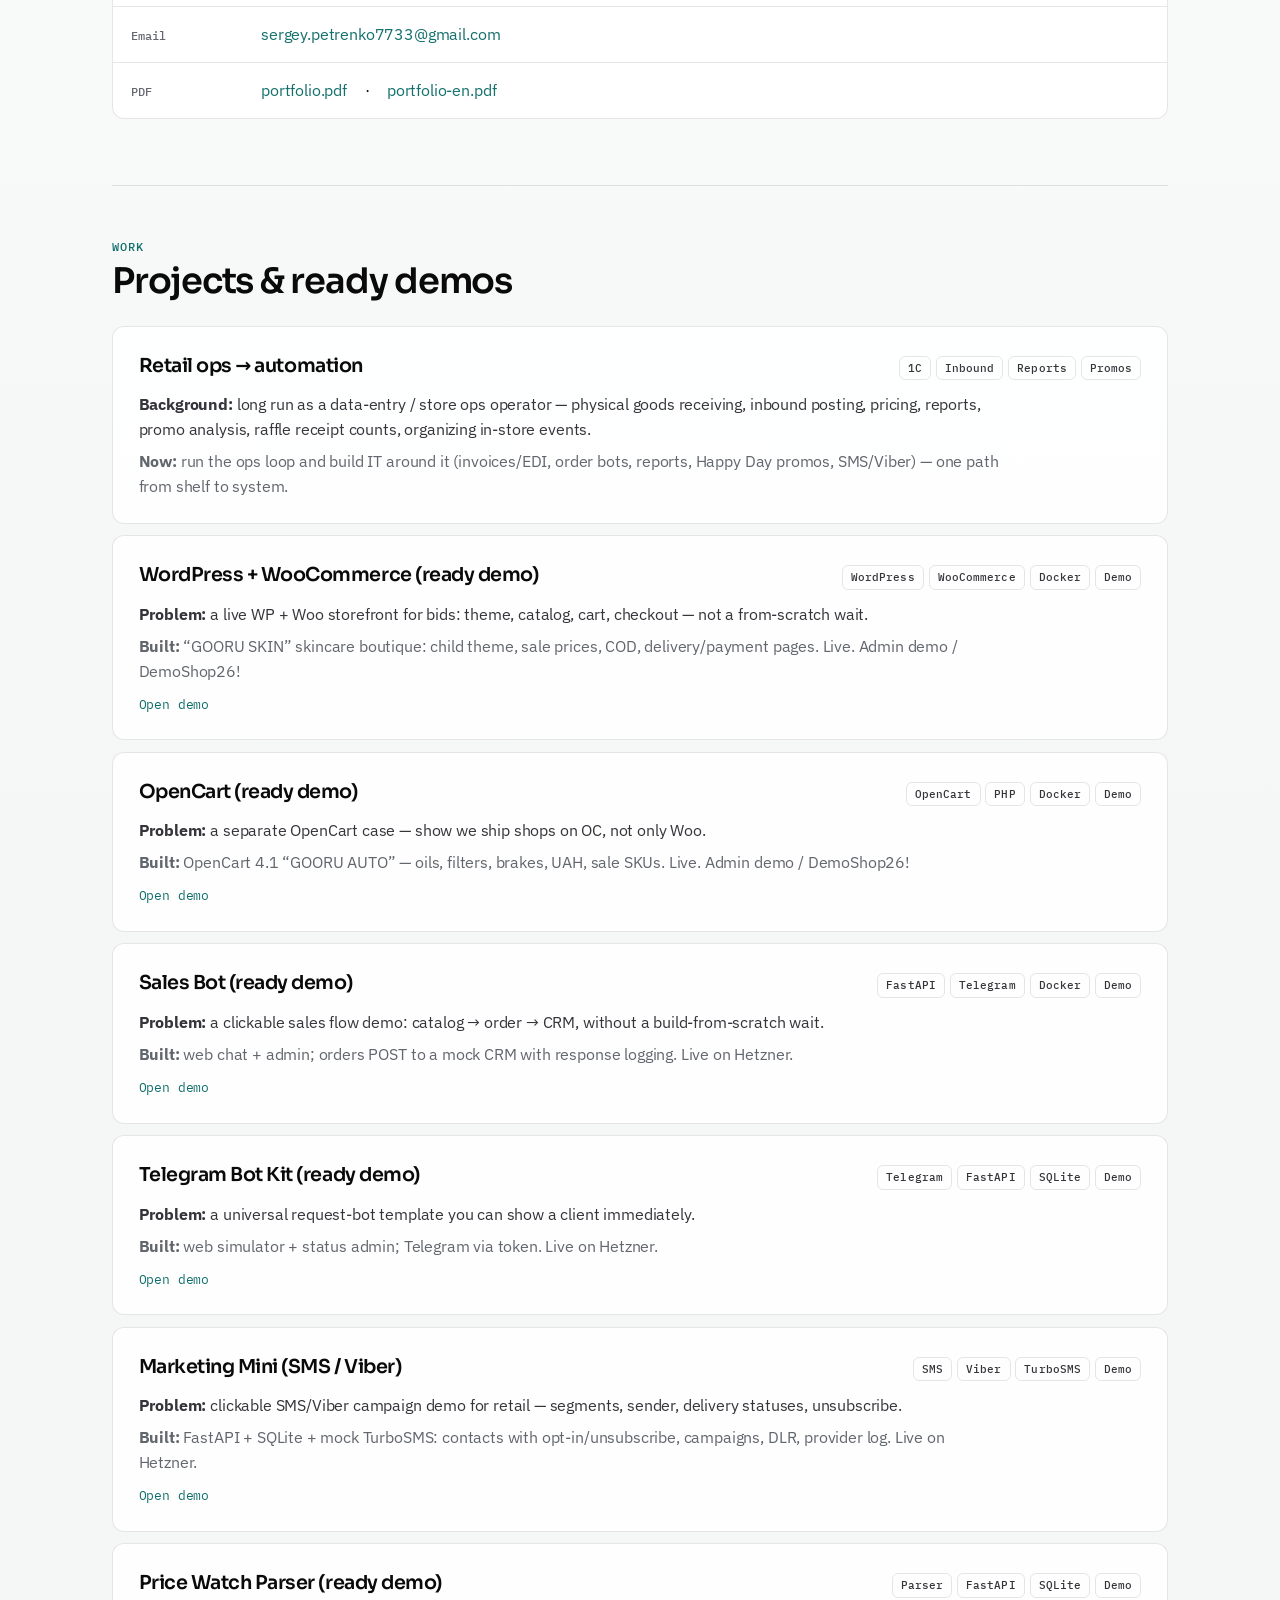
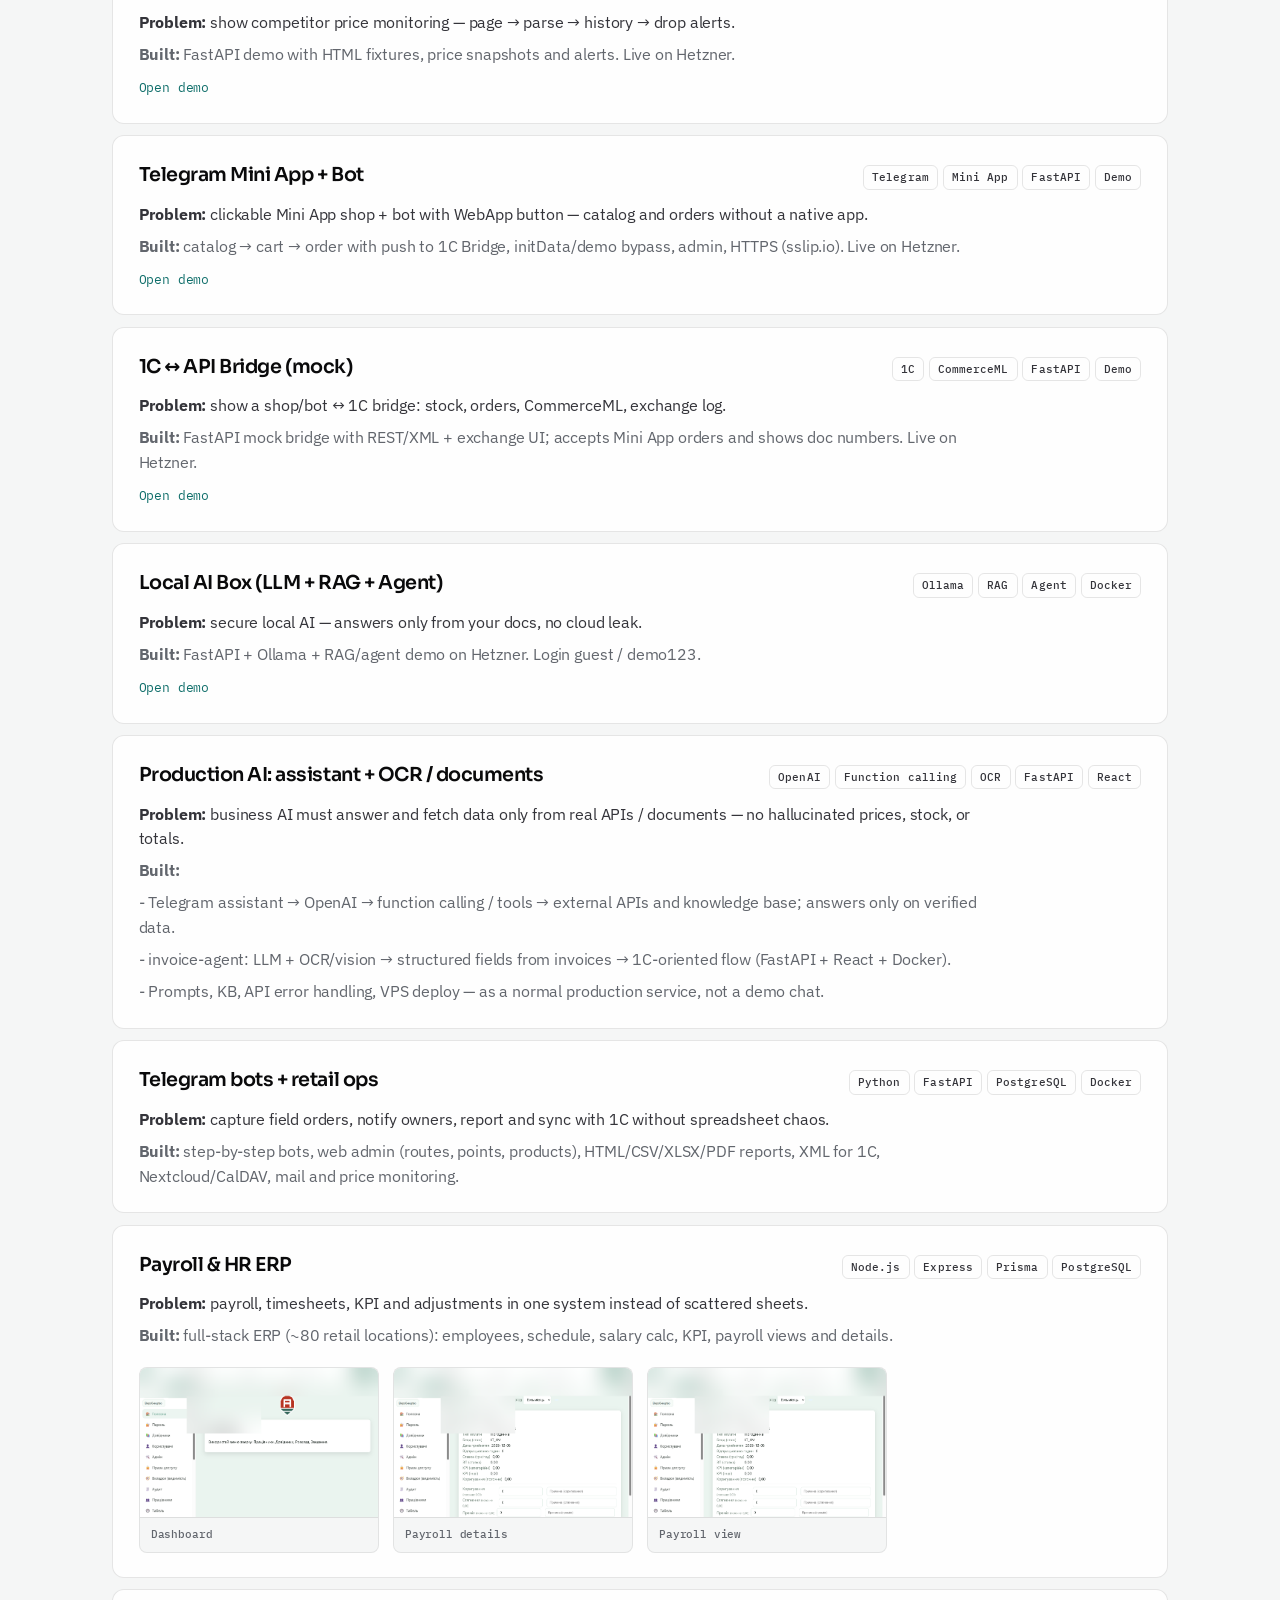
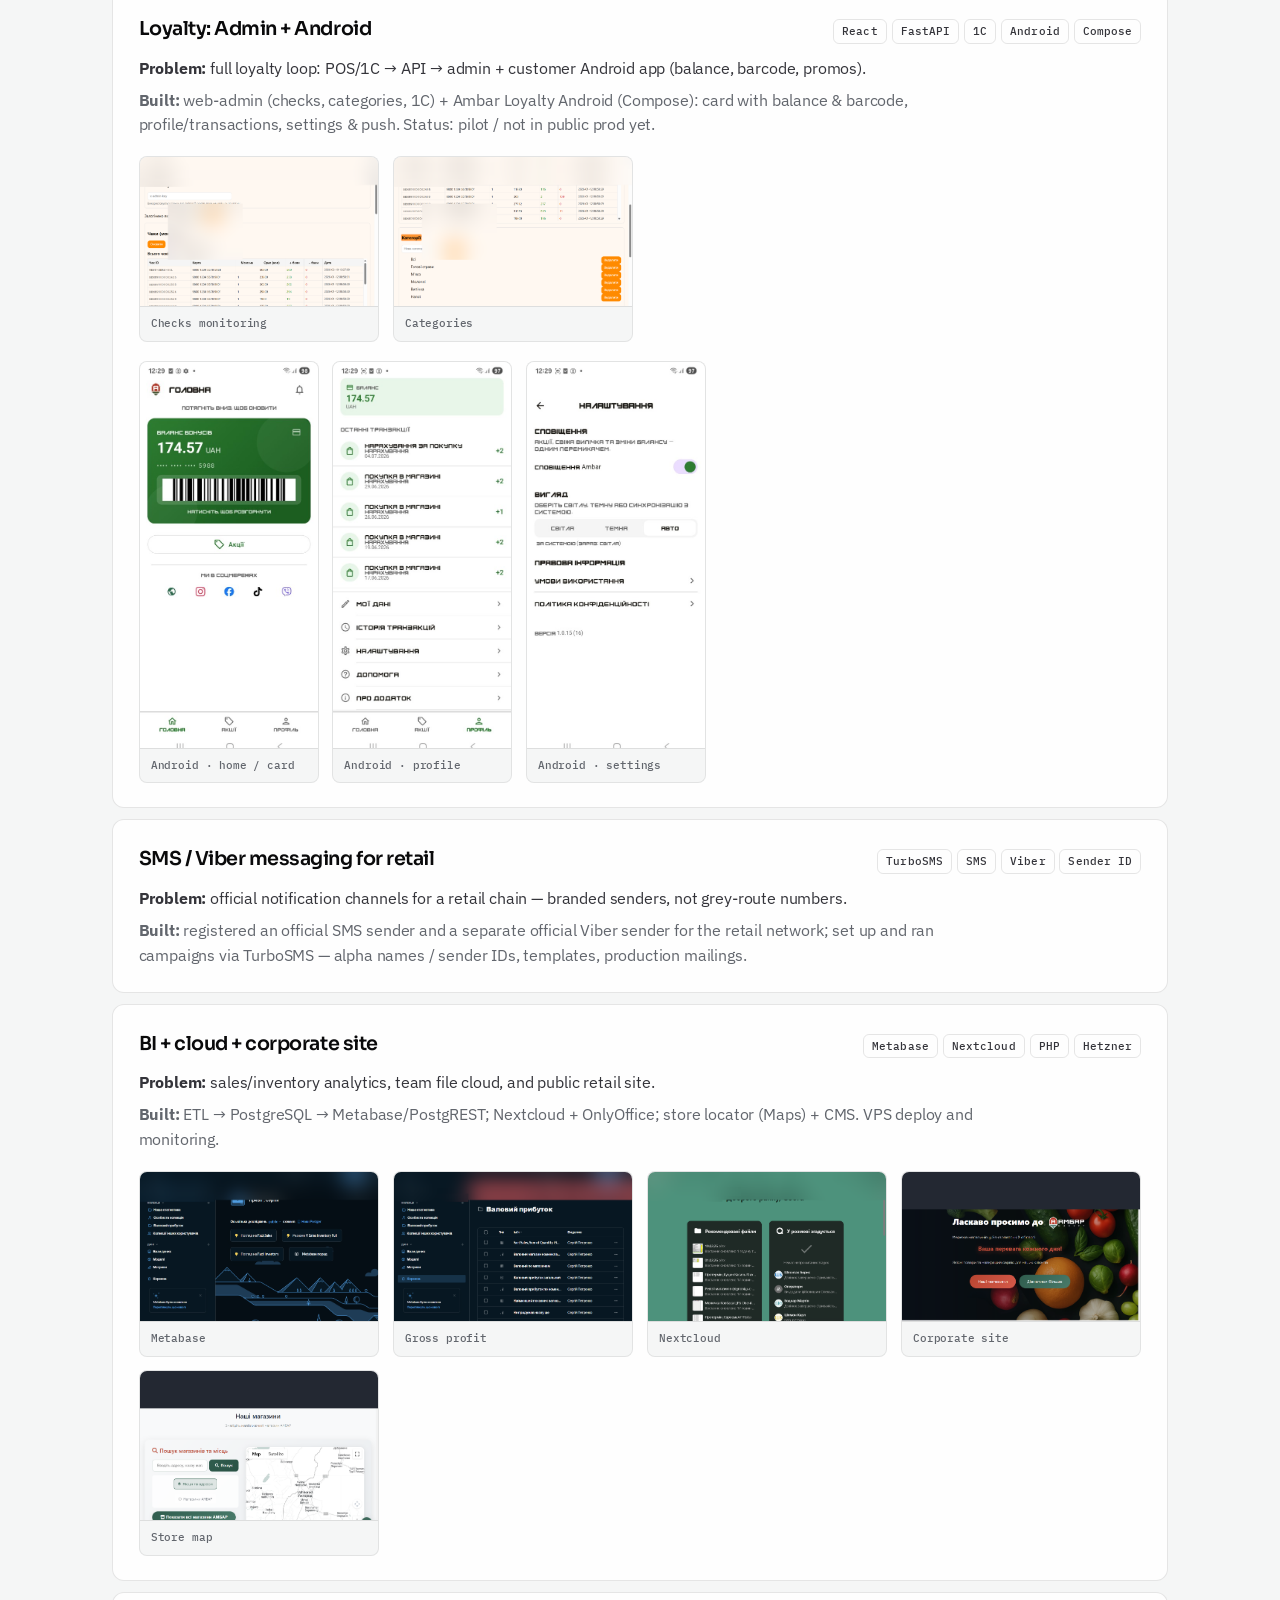
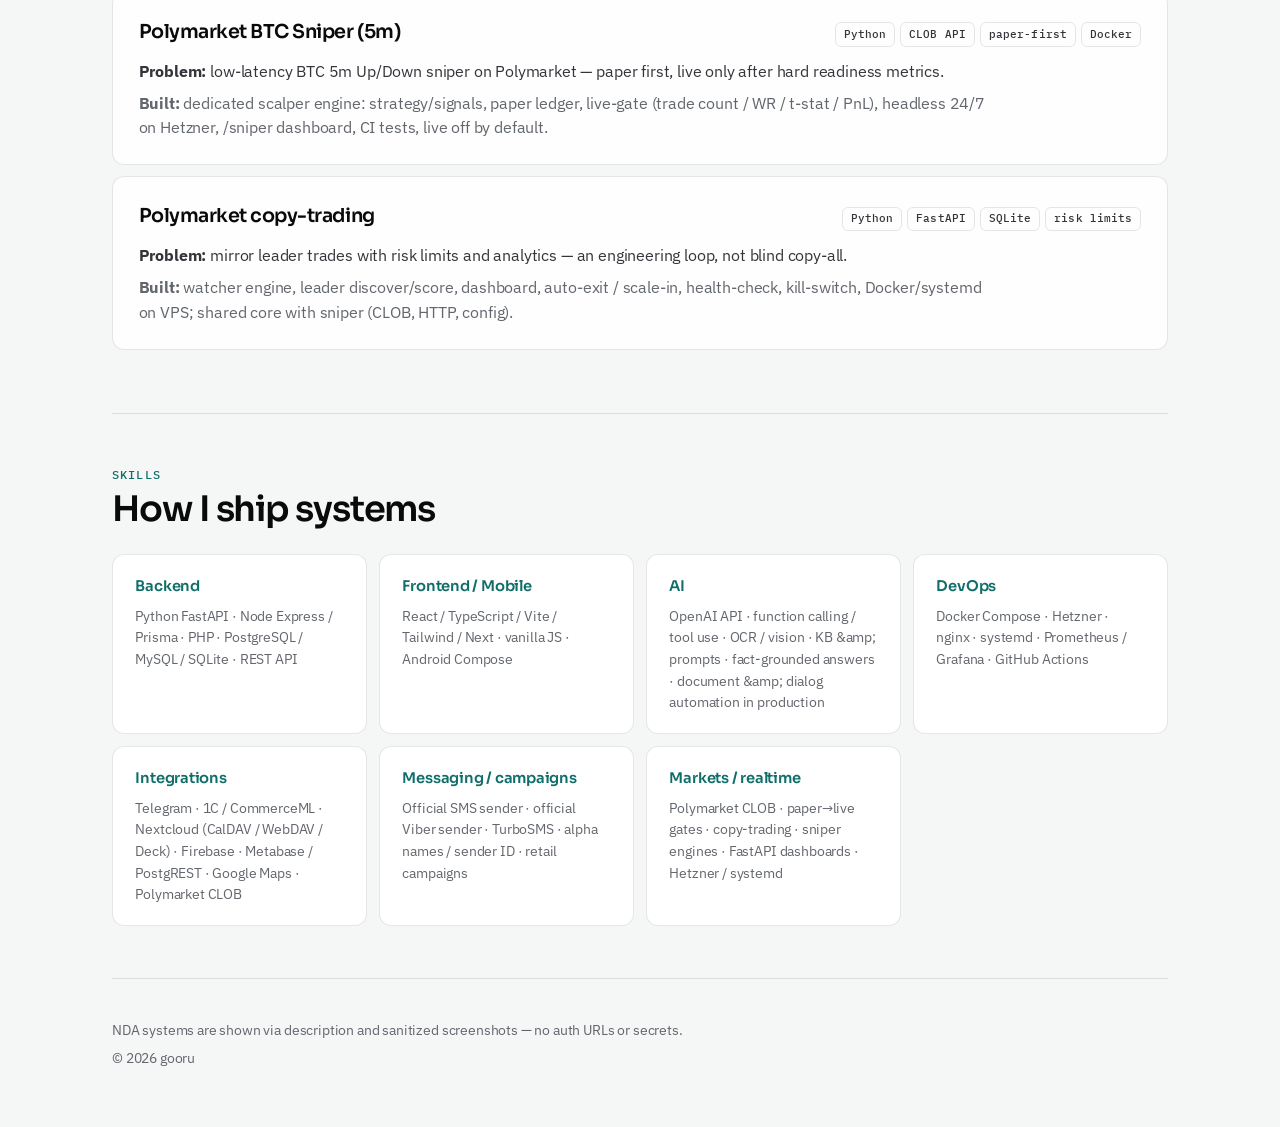
<file: index-en.html>
<!DOCTYPE html>
<html lang="en">
<head>
  <meta charset="UTF-8">
  <meta http-equiv="refresh" content="0; url=index.html?lang=en">
  <link rel="canonical" href="https://gooru-lab.github.io/portfolio/?lang=en">
  <title>gooru — Portfolio (EN)</title>
  <script>
    location.replace("index.html?lang=en" + (location.hash || ""));
  </script>
</head>
<body>
  <p><a href="index.html?lang=en">Continue to gooru portfolio (EN)</a></p>
</body>
</html>
</file>
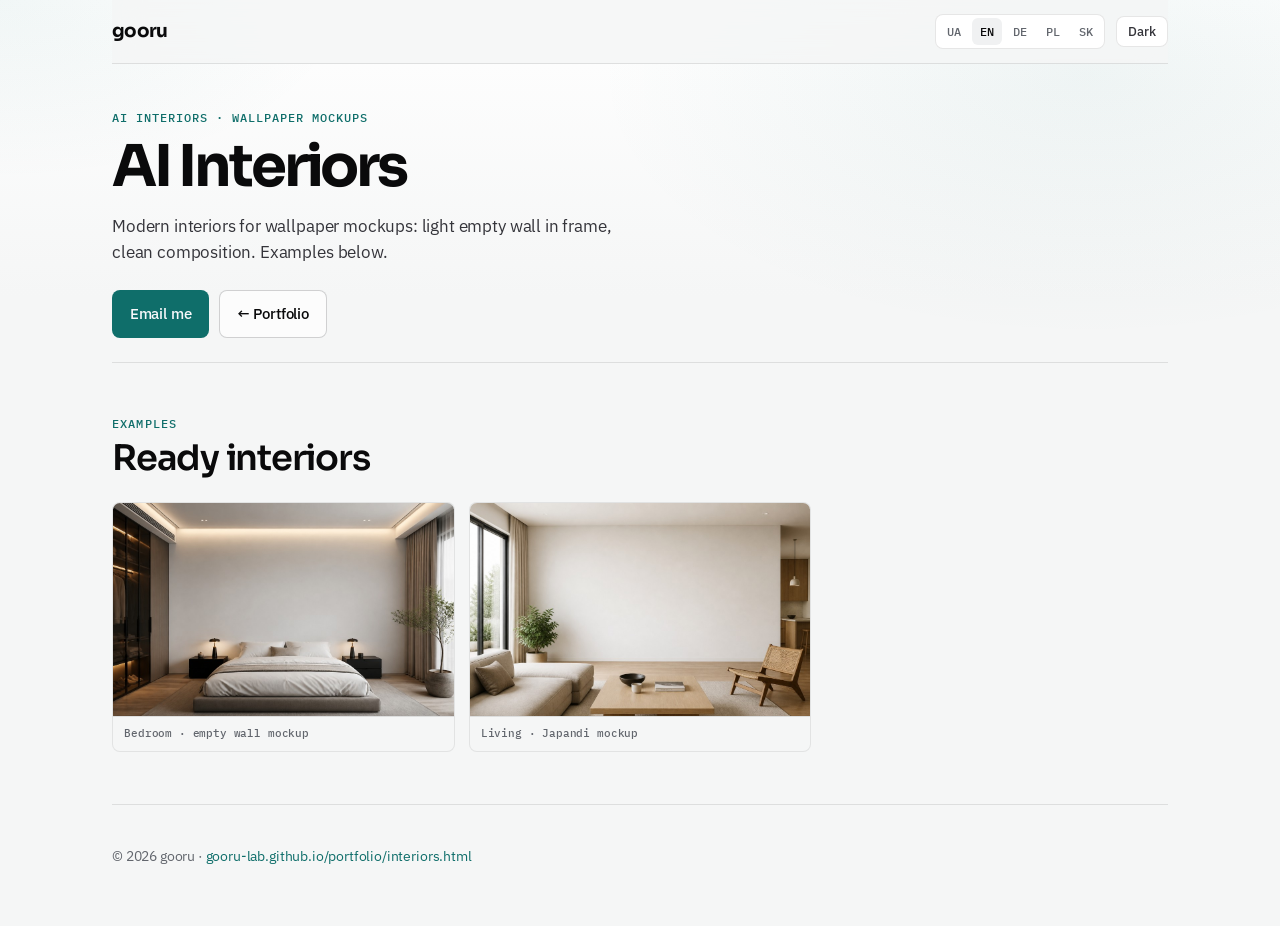
<file: interiors.html>
<!DOCTYPE html>
<html lang="uk" data-theme="dark" data-lang="uk">
<head>
  <meta charset="UTF-8">
  <meta name="viewport" content="width=device-width, initial-scale=1.0">
  <meta name="description" content="gooru — AI interiors: modern mockups with empty light walls for wallpaper / фотошпалери.">
  <meta name="theme-color" content="#010102">
  <meta name="author" content="gooru / Сергій Петренко">
  <meta name="robots" content="index,follow">
  <title>gooru — AI Interiors | Wallpaper mockups</title>
  <link rel="canonical" href="https://gooru-lab.github.io/portfolio/interiors.html">
  <meta property="og:type" content="website">
  <meta property="og:site_name" content="gooru">
  <meta property="og:title" content="gooru — AI Interiors | Wallpaper mockups">
  <meta property="og:description" content="gooru — AI interiors: modern mockups with empty light walls for wallpaper / фотошпалери.">
  <meta property="og:url" content="https://gooru-lab.github.io/portfolio/interiors.html">
  <meta property="og:image" content="https://gooru-lab.github.io/portfolio/interiors/01-bedroom-modern.png">
  <meta property="og:locale" content="uk_UA">
  <meta name="twitter:card" content="summary_large_image">
  <meta name="twitter:title" content="gooru — AI Interiors | Wallpaper mockups">
  <meta name="twitter:description" content="gooru — AI interiors: modern mockups with empty light walls for wallpaper / фотошпалери.">
  <meta name="twitter:image" content="https://gooru-lab.github.io/portfolio/interiors/01-bedroom-modern.png">
  <link rel="preconnect" href="https://fonts.googleapis.com">
  <link rel="preconnect" href="https://fonts.gstatic.com" crossorigin>
  <link href="https://fonts.googleapis.com/css2?family=IBM+Plex+Mono:wght@400;500&family=IBM+Plex+Sans:wght@400;500;600&family=Sora:wght@600;700&display=swap" rel="stylesheet">
  <link rel="stylesheet" href="styles.css?v=7">
  <script src="theme.js"></script>
  <script src="i18n.js"></script>
  <!-- Google tag (gtag.js) -->
  <script async src="https://www.googletagmanager.com/gtag/js?id=G-QQHY5TNCYT"></script>
  <script>
    window.dataLayer = window.dataLayer || [];
    function gtag(){dataLayer.push(arguments);}
    gtag('js', new Date());
    gtag('config', 'G-QQHY5TNCYT');
  </script>
</head>
<body>
  <div class="wrap">
    <header class="topbar">
      <a class="brand-mark" href="index.html">gooru</a>
      <div class="topbar-controls">
        <nav class="lang" data-i18n-aria="langAria" aria-label="Мова">
          <button type="button" data-lang="uk" aria-current="page">UA</button>
          <button type="button" data-lang="en">EN</button>
          <button type="button" data-lang="de">DE</button>
          <button type="button" data-lang="pl">PL</button>
          <button type="button" data-lang="sk">SK</button>
        </nav>
        <button type="button" class="theme-toggle" id="theme-toggle">Світла</button>
      </div>
    </header>

    <section class="hero" style="min-height:auto;padding-bottom:1.5rem">
      <p class="hero-kicker" data-i18n="intKicker">AI interiors · wallpaper mockups</p>
      <h1 style="font-size:clamp(2.4rem,6vw,3.6rem)" data-i18n="intTitle">AI Interiors</h1>
      <p class="hero-lead" data-i18n="intLead">Сучасні інтер’єри під фотошпалери: світла порожня стіна в кадрі, чиста композиція, готові як мокапи. Нижче — приклади.</p>
      <div class="cta-row">
        <a class="btn btn-primary" href="mailto:sergey.petrenko7733@gmail.com" data-i18n="ctaWrite">Написати</a>
        <a class="btn btn-ghost" href="index.html" data-i18n="intBack">← Портфоліо</a>
      </div>
    </section>

    <section id="gallery">
      <p class="section-label" data-i18n="intGalleryLabel">Приклади</p>
      <h2 class="section-title" data-i18n="intGalleryTitle">Готові інтер’єри</h2>
      <div class="shots interiors-grid">
        <figure>
          <a href="interiors/01-bedroom-modern.png" target="_blank" rel="noopener">
            <img src="interiors/01-bedroom-modern.png" alt="Modern bedroom — empty light wall" loading="lazy">
          </a>
          <figcaption data-i18n="intCap1">Bedroom · empty wall mockup</figcaption>
        </figure>
        <figure>
          <a href="interiors/02-living-japandi.png" target="_blank" rel="noopener">
            <img src="interiors/02-living-japandi.png" alt="Japandi living room — empty light wall" loading="lazy">
          </a>
          <figcaption data-i18n="intCap2">Living · Japandi mockup</figcaption>
        </figure>
      </div>
    </section>

    <footer>
      <p>© 2026 gooru · <a href="https://gooru-lab.github.io/portfolio/interiors.html">gooru-lab.github.io/portfolio/interiors.html</a></p>
    </footer>
  </div>
  <script src="analytics.js"></script>
</body>
</html>
</file>
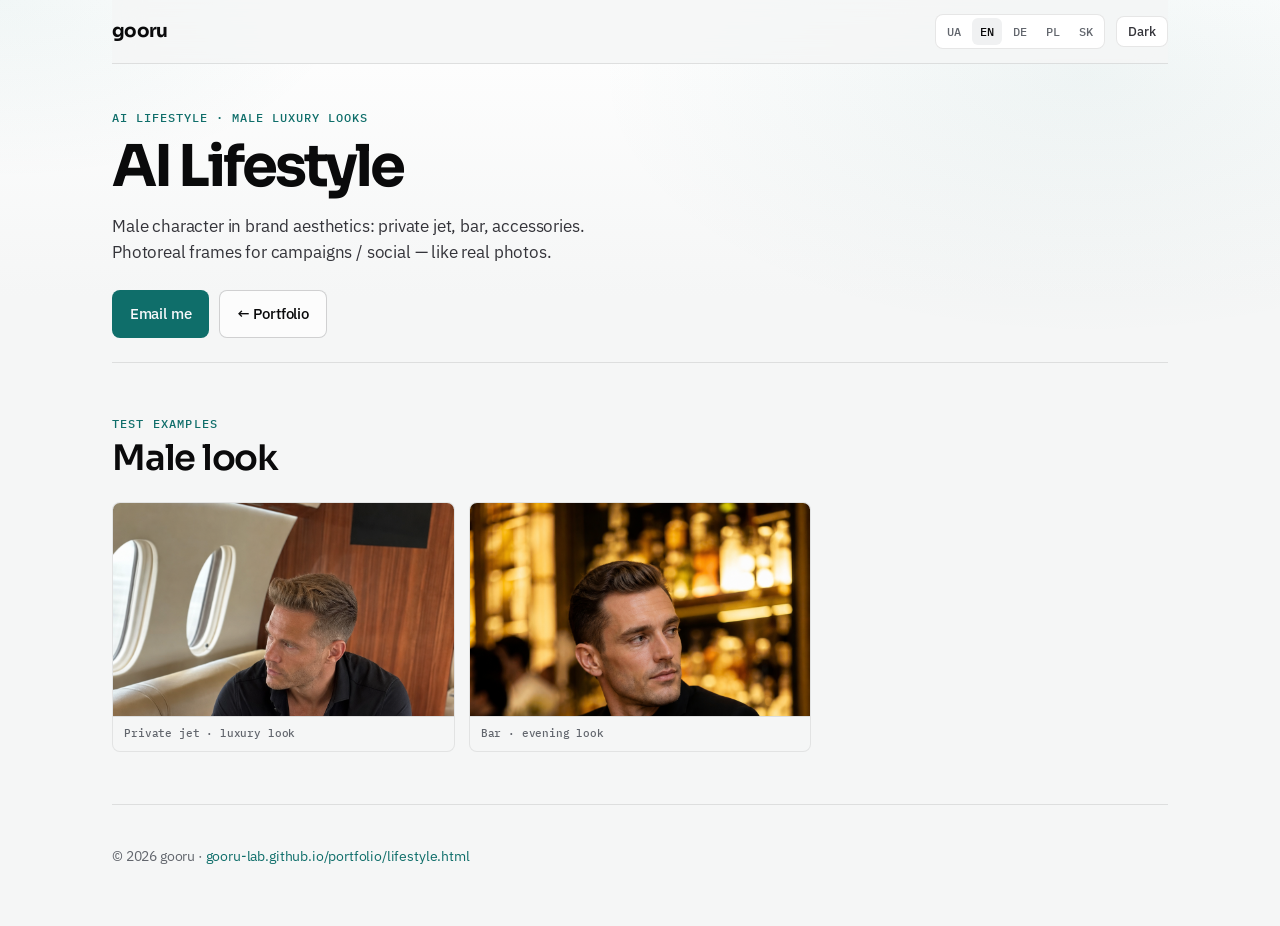
<file: lifestyle.html>
<!DOCTYPE html>
<html lang="uk" data-theme="dark" data-lang="uk">
<head>
  <meta charset="UTF-8">
  <meta name="viewport" content="width=device-width, initial-scale=1.0">
  <meta name="description" content="gooru — AI lifestyle: photoreal male luxury looks for brands / campaigns.">
  <meta name="theme-color" content="#010102">
  <meta name="author" content="gooru / Сергій Петренко">
  <meta name="robots" content="index,follow">
  <title>gooru — AI Lifestyle | Male luxury looks</title>
  <link rel="canonical" href="https://gooru-lab.github.io/portfolio/lifestyle.html">
  <meta property="og:type" content="website">
  <meta property="og:site_name" content="gooru">
  <meta property="og:title" content="gooru — AI Lifestyle | Male luxury looks">
  <meta property="og:description" content="gooru — AI lifestyle: photoreal male luxury looks for brands / campaigns.">
  <meta property="og:url" content="https://gooru-lab.github.io/portfolio/lifestyle.html">
  <meta property="og:image" content="https://gooru-lab.github.io/portfolio/interiors/01-bedroom-modern.png">
  <meta property="og:locale" content="uk_UA">
  <meta name="twitter:card" content="summary_large_image">
  <meta name="twitter:title" content="gooru — AI Lifestyle | Male luxury looks">
  <meta name="twitter:description" content="gooru — AI lifestyle: photoreal male luxury looks for brands / campaigns.">
  <meta name="twitter:image" content="https://gooru-lab.github.io/portfolio/interiors/01-bedroom-modern.png">
  <link rel="preconnect" href="https://fonts.googleapis.com">
  <link rel="preconnect" href="https://fonts.gstatic.com" crossorigin>
  <link href="https://fonts.googleapis.com/css2?family=IBM+Plex+Mono:wght@400;500&family=IBM+Plex+Sans:wght@400;500;600&family=Sora:wght@600;700&display=swap" rel="stylesheet">
  <link rel="stylesheet" href="styles.css?v=8">
  <script src="theme.js?v=8"></script>
  <script src="i18n.js?v=8"></script>
  <!-- Google tag (gtag.js) -->
  <script async src="https://www.googletagmanager.com/gtag/js?id=G-QQHY5TNCYT"></script>
  <script>
    window.dataLayer = window.dataLayer || [];
    function gtag(){dataLayer.push(arguments);}
    gtag('js', new Date());
    gtag('config', 'G-QQHY5TNCYT');
  </script>
</head>
<body>
  <div class="wrap">
    <header class="topbar">
      <a class="brand-mark" href="index.html">gooru</a>
      <div class="topbar-controls">
        <nav class="lang" data-i18n-aria="langAria" aria-label="Мова">
          <button type="button" data-lang="uk" aria-current="page">UA</button>
          <button type="button" data-lang="en">EN</button>
          <button type="button" data-lang="de">DE</button>
          <button type="button" data-lang="pl">PL</button>
          <button type="button" data-lang="sk">SK</button>
        </nav>
        <button type="button" class="theme-toggle" id="theme-toggle">Світла</button>
      </div>
    </header>

    <section class="hero" style="min-height:auto;padding-bottom:1.5rem">
      <p class="hero-kicker" data-i18n="lifeKicker">AI lifestyle · male luxury looks</p>
      <h1 style="font-size:clamp(2.4rem,6vw,3.6rem)" data-i18n="lifeTitle">AI Lifestyle</h1>
      <p class="hero-lead" data-i18n="lifeLead">Чоловічий персонаж у брендовій естетиці: private jet, бар, аксесуари. Photoreal кадри під кампанії / соцмережі — як реальні фото.</p>
      <div class="cta-row">
        <a class="btn btn-primary" href="mailto:sergey.petrenko7733@gmail.com" data-i18n="ctaWrite">Написати</a>
        <a class="btn btn-ghost" href="index.html" data-i18n="lifeBack">← Портфоліо</a>
      </div>
    </section>

    <section id="gallery">
      <p class="section-label" data-i18n="lifeGalleryLabel">Тестові приклади</p>
      <h2 class="section-title" data-i18n="lifeGalleryTitle">Чоловічий образ</h2>
      <div class="shots interiors-grid">
        <figure>
          <a href="lifestyle/01-male-private-jet.png" target="_blank" rel="noopener">
            <img src="lifestyle/01-male-private-jet.png" alt="Male luxury look — private jet" loading="lazy">
          </a>
          <figcaption data-i18n="lifeCap1">Private jet · luxury look</figcaption>
        </figure>
        <figure>
          <a href="lifestyle/02-male-luxury-bar.png" target="_blank" rel="noopener">
            <img src="lifestyle/02-male-luxury-bar.png" alt="Male luxury look — cocktail bar" loading="lazy">
          </a>
          <figcaption data-i18n="lifeCap2">Bar · evening look</figcaption>
        </figure>
      </div>
    </section>

    <footer>
      <p>© 2026 gooru · <a href="https://gooru-lab.github.io/portfolio/lifestyle.html">gooru-lab.github.io/portfolio/lifestyle.html</a></p>
    </footer>
  </div>
  <script src="analytics.js"></script>
</body>
</html>
</file>
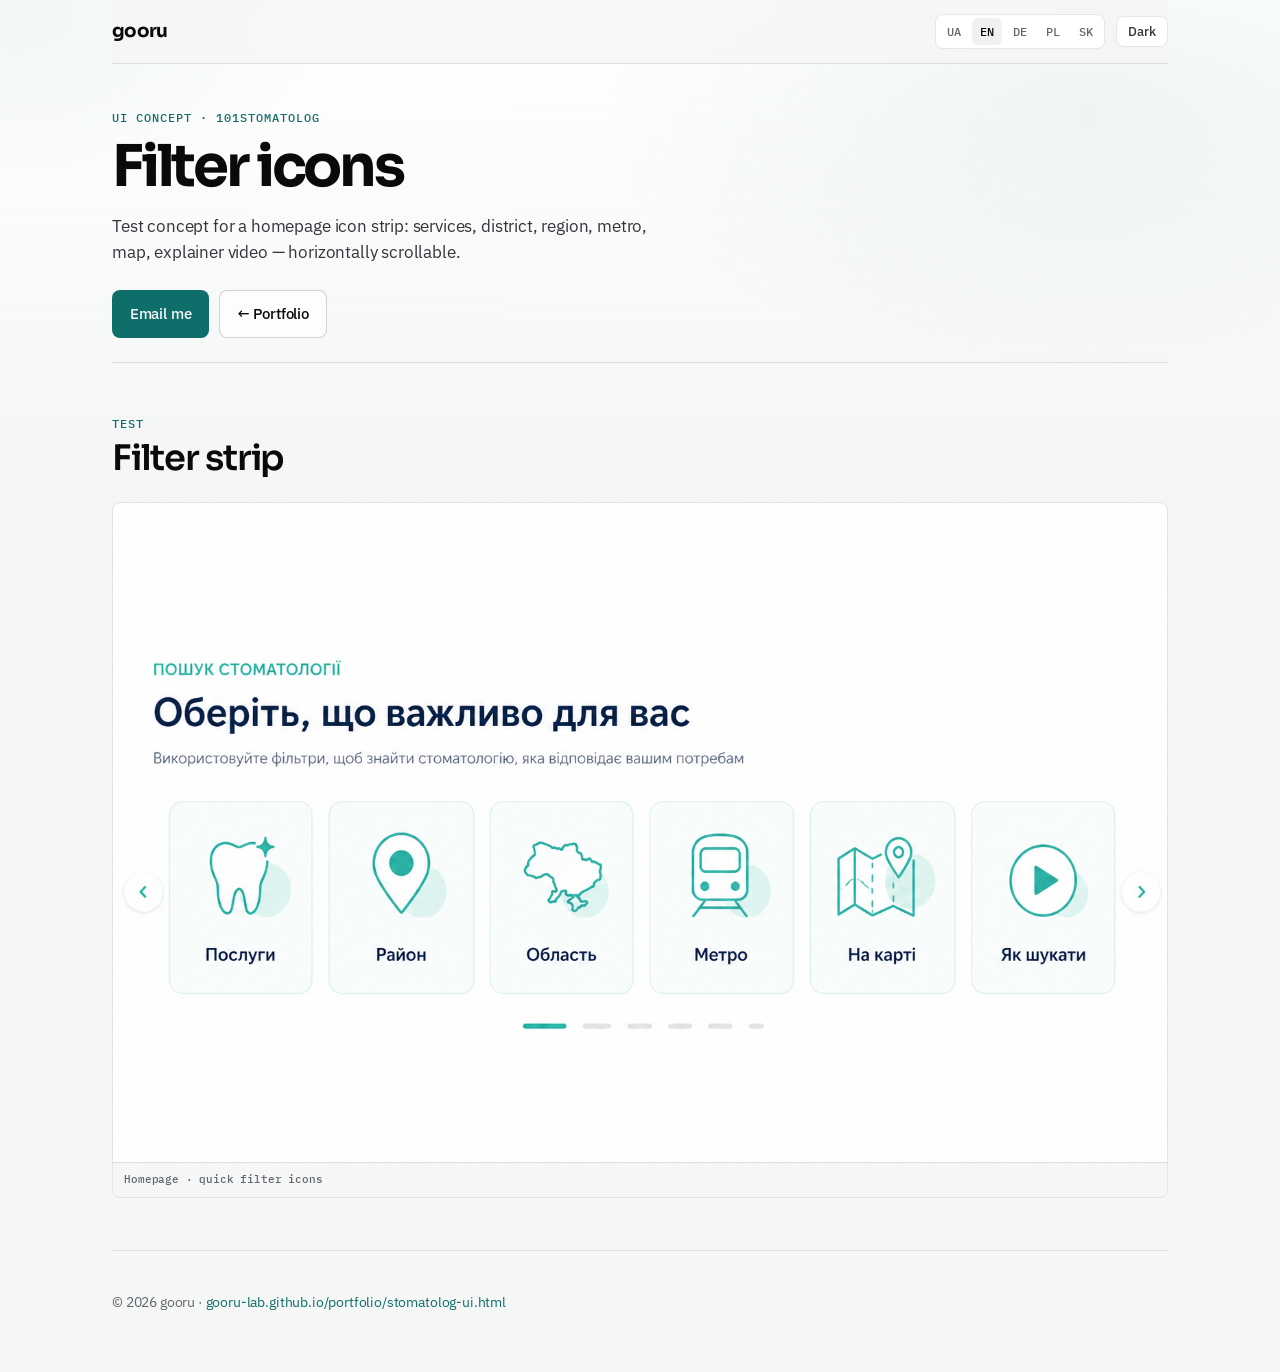
<file: stomatolog-ui.html>
<!DOCTYPE html>
<html lang="uk" data-theme="dark" data-lang="uk">
<head>
  <meta charset="UTF-8">
  <meta name="viewport" content="width=device-width, initial-scale=1.0">
  <meta name="description" content="gooru — UI concept: filter icon strip for 101stomatolog homepage.">
  <meta name="theme-color" content="#010102">
  <title>gooru — 101stomatolog UI</title>
  <link rel="canonical" href="https://gooru-lab.github.io/portfolio/stomatolog-ui.html">
  <link rel="preconnect" href="https://fonts.googleapis.com">
  <link rel="preconnect" href="https://fonts.gstatic.com" crossorigin>
  <link href="https://fonts.googleapis.com/css2?family=IBM+Plex+Mono:wght@400;500&family=IBM+Plex+Sans:wght@400;500;600&family=Sora:wght@600;700&display=swap" rel="stylesheet">
  <link rel="stylesheet" href="styles.css?v=8">
  <script src="theme.js?v=8"></script>
  <script src="i18n.js?v=8"></script>
</head>
<body>
  <div class="wrap">
    <header class="topbar">
      <a class="brand-mark" href="index.html">gooru</a>
      <div class="topbar-controls">
        <nav class="lang" data-i18n-aria="langAria" aria-label="Мова">
          <button type="button" data-lang="uk" aria-current="page">UA</button>
          <button type="button" data-lang="en">EN</button>
          <button type="button" data-lang="de">DE</button>
          <button type="button" data-lang="pl">PL</button>
          <button type="button" data-lang="sk">SK</button>
        </nav>
        <button type="button" class="theme-toggle" id="theme-toggle">Світла</button>
      </div>
    </header>

    <section class="hero" style="min-height:auto;padding-bottom:1.5rem">
      <p class="hero-kicker" data-i18n="stoKicker">UI concept · 101stomatolog</p>
      <h1 style="font-size:clamp(2.4rem,6vw,3.6rem)" data-i18n="stoTitle">Filter icons</h1>
      <p class="hero-lead" data-i18n="stoLead">Тестовий концепт стрічки іконок на головну: послуги, район, область, метро, карта, відео-пояснення — з горизонтальним переглядом.</p>
      <div class="cta-row">
        <a class="btn btn-primary" href="mailto:sergey.petrenko7733@gmail.com" data-i18n="ctaWrite">Написати</a>
        <a class="btn btn-ghost" href="index.html" data-i18n="stoBack">← Портфоліо</a>
      </div>
    </section>

    <section id="gallery">
      <p class="section-label" data-i18n="stoGalleryLabel">Тест</p>
      <h2 class="section-title" data-i18n="stoGalleryTitle">Стрічка фільтрів</h2>
      <div class="shots interiors-grid">
        <figure style="grid-column:1/-1">
          <a href="stomatolog-ui/01-filter-icons-strip.png" target="_blank" rel="noopener">
            <img src="stomatolog-ui/01-filter-icons-strip.png" alt="101stomatolog filter icons strip concept" loading="lazy">
          </a>
          <figcaption data-i18n="stoCap1">Homepage · quick filter icons</figcaption>
        </figure>
      </div>
    </section>

    <footer>
      <p>© 2026 gooru · <a href="https://gooru-lab.github.io/portfolio/stomatolog-ui.html">gooru-lab.github.io/portfolio/stomatolog-ui.html</a></p>
    </footer>
  </div>
</body>
</html>
</file>
<file: styles.css>
/* gooru portfolio — Linear-structure tokens (awesome-design-md) + gooru amber */
:root,
[data-theme="dark"] {
  --bg: #010102;
  --bg-soft: #0a0a0b;
  --bg-elev: #0f1011;
  --bg-elev-2: #141516;
  --ink: #f7f8f8;
  --muted: #8a8f98;
  --muted-strong: #d0d6e0;
  --line: #23252a;
  --line-strong: #34343a;
  --accent: #e2b13c;
  --accent-hover: #f0c85a;
  --accent-ink: #14110a;
  --accent-soft: rgba(226, 177, 60, 0.12);
  --glow: rgba(226, 177, 60, 0.07);
  --shadow: 0 24px 60px rgba(0, 0, 0, 0.55);
  --shot-border: #23252a;
  --max: 1120px;
  --page-gutter: clamp(1.25rem, 4vw, 2rem);
  --radius-sm: 6px;
  --radius-md: 8px;
  --radius-lg: 12px;
  --font-display: "Sora", system-ui, sans-serif;
  --font-body: "IBM Plex Sans", system-ui, sans-serif;
  --font-mono: "IBM Plex Mono", ui-monospace, monospace;
  color-scheme: dark;
}

[data-theme="light"] {
  --bg: #f5f6f6;
  --bg-soft: #ffffff;
  --bg-elev: #ffffff;
  --bg-elev-2: #f0f1f2;
  --ink: #0a0a0b;
  --muted: #62666d;
  --muted-strong: #34343a;
  --line: rgba(10, 10, 11, 0.1);
  --line-strong: rgba(10, 10, 11, 0.18);
  --accent: #0f6e6a;
  --accent-hover: #128a84;
  --accent-ink: #f7f8fa;
  --accent-soft: rgba(15, 110, 106, 0.1);
  --glow: rgba(15, 110, 106, 0.06);
  --shadow: 0 18px 40px rgba(10, 10, 11, 0.08);
  --shot-border: rgba(10, 10, 11, 0.08);
  color-scheme: light;
}

*,
*::before,
*::after {
  box-sizing: border-box;
}

html {
  scroll-behavior: smooth;
}

body {
  margin: 0;
  min-height: 100vh;
  color: var(--ink);
  font-family: var(--font-body);
  font-size: 1rem;
  line-height: 1.55;
  letter-spacing: -0.01em;
  background-color: var(--bg);
  background-image:
    radial-gradient(900px 480px at 85% 8%, var(--glow), transparent 55%),
    radial-gradient(700px 360px at 0% 0%, var(--glow), transparent 50%),
    linear-gradient(180deg, var(--bg-soft) 0%, var(--bg) 32%, var(--bg) 100%);
  transition: background-color 0.25s ease, color 0.25s ease;
}

::selection {
  background: var(--ink);
  color: var(--bg);
}

img {
  display: block;
  max-width: 100%;
  height: auto;
}

a {
  color: var(--accent);
  text-decoration: none;
}

a:hover {
  color: var(--accent-hover);
  text-decoration: underline;
  text-underline-offset: 0.18em;
}

.wrap {
  width: min(var(--max), 100%);
  margin: 0 auto;
  padding-left: max(var(--page-gutter), env(safe-area-inset-left, 0px));
  padding-right: max(var(--page-gutter), env(safe-area-inset-right, 0px));
}

/* —— Top bar —— */
.topbar {
  position: sticky;
  top: 0;
  z-index: 20;
  display: flex;
  justify-content: space-between;
  align-items: center;
  gap: 1rem;
  height: 64px;
  padding: 0;
  margin-bottom: 0;
  background: color-mix(in srgb, var(--bg) 82%, transparent);
  backdrop-filter: blur(14px) saturate(1.1);
  border-bottom: 1px solid var(--line);
}

.brand-mark {
  font-family: var(--font-display);
  font-weight: 700;
  font-size: 1.15rem;
  letter-spacing: -0.04em;
  color: var(--ink);
  text-decoration: none;
}

.brand-mark:hover {
  color: var(--accent);
  text-decoration: none;
}

.topbar-controls {
  display: flex;
  align-items: center;
  gap: 0.65rem;
}

.lang {
  display: inline-flex;
  gap: 0.15rem;
  padding: 0.2rem;
  border: 1px solid var(--line);
  border-radius: var(--radius-md);
  background: var(--bg-elev);
}

.lang button,
.lang a {
  appearance: none;
  border: 0;
  background: transparent;
  color: var(--muted);
  font-family: var(--font-mono);
  font-size: 0.72rem;
  font-weight: 500;
  letter-spacing: 0.02em;
  padding: 0.35rem 0.5rem;
  border-radius: var(--radius-sm);
  cursor: pointer;
  text-decoration: none;
}

.lang button[aria-current="page"],
.lang a[aria-current="page"] {
  color: var(--ink);
  background: var(--bg-elev-2);
}

.lang button:hover,
.lang a:hover {
  color: var(--ink);
  text-decoration: none;
}

.theme-toggle {
  appearance: none;
  border: 1px solid var(--line);
  background: var(--bg-elev);
  color: var(--muted-strong);
  font-family: var(--font-body);
  font-size: 0.8rem;
  font-weight: 500;
  padding: 0.4rem 0.7rem;
  border-radius: var(--radius-md);
  cursor: pointer;
}

.theme-toggle:hover {
  border-color: var(--line-strong);
  color: var(--ink);
}

.theme-toggle:focus-visible,
.lang button:focus-visible,
.btn:focus-visible {
  outline: 2px solid var(--accent);
  outline-offset: 2px;
}

/* —— Hero —— */
.hero {
  --hero-gap-xs: 0.5rem;
  --hero-gap-sm: 0.8rem;
  --hero-gap-md: 1.2rem;
  --hero-gap-lg: 1.55rem;
  padding: 2.75rem 0 2.5rem;
  border-bottom: 1px solid var(--line);
  animation: rise 0.7s ease both;
}

.hero--split {
  display: grid;
  grid-template-columns: minmax(0, 1.05fr) minmax(280px, 0.95fr);
  gap: 2rem 2.75rem;
  align-items: center;
  min-height: min(70vh, 640px);
  padding: 2.5rem 0 2.75rem;
}

.hero-copy {
  position: relative;
  z-index: 2;
  display: flex;
  flex-direction: column;
  align-items: flex-start;
  max-width: 36rem;
  animation: rise 0.85s ease both;
}

.hero-visual {
  position: relative;
  z-index: 1;
  min-width: 0;
  display: flex;
  align-items: center;
  justify-content: center;
}

.hero-stage {
  position: relative;
  width: 100%;
  max-width: 480px;
  aspect-ratio: 1 / 1;
  margin-inline: auto;
  border: 0;
  border-radius: 0;
  background: transparent;
  overflow: hidden;
  -webkit-mask-image: radial-gradient(ellipse 78% 72% at 50% 48%, #000 42%, transparent 88%);
  mask-image: radial-gradient(ellipse 78% 72% at 50% 48%, #000 42%, transparent 88%);
}

.hero-net {
  position: absolute;
  inset: 0;
  width: 100%;
  height: 100%;
  display: block;
}

.hero-kicker {
  margin: 0 0 var(--hero-gap-sm);
  font-family: var(--font-mono);
  color: var(--accent);
  font-size: 0.78rem;
  font-weight: 500;
  letter-spacing: 0.08em;
  text-transform: uppercase;
}

.hero h1 {
  margin: 0;
  font-family: var(--font-display);
  font-size: clamp(3rem, 7.5vw, 5rem);
  font-weight: 700;
  line-height: 0.94;
  letter-spacing: -0.055em;
}

.hero-lead {
  margin: var(--hero-gap-md) 0 0;
  max-width: 34rem;
  color: var(--muted-strong);
  font-size: 1.05rem;
  font-weight: 400;
  line-height: 1.55;
}

.cta-row {
  display: flex;
  flex-wrap: wrap;
  gap: 0.6rem;
  margin-top: var(--hero-gap-lg);
}

.btn {
  display: inline-flex;
  align-items: center;
  justify-content: center;
  padding: 0.7rem 1.05rem;
  border-radius: var(--radius-md);
  font-family: var(--font-body);
  font-weight: 500;
  font-size: 0.92rem;
  text-decoration: none;
  transition: transform 0.15s ease, background 0.15s ease, border-color 0.15s ease, color 0.15s ease;
}

.btn:hover {
  text-decoration: none;
  transform: translateY(-1px);
}

.btn-primary {
  background: var(--accent);
  color: var(--accent-ink);
  border: 1px solid transparent;
}

.btn-primary:hover {
  background: var(--accent-hover);
  color: var(--accent-ink);
}

.btn-ghost {
  border: 1px solid var(--line-strong);
  color: var(--ink);
  background: color-mix(in srgb, var(--bg-elev) 70%, transparent);
}

.btn-ghost:hover {
  border-color: var(--accent);
  color: var(--accent);
}

.meta-line {
  margin: var(--hero-gap-md) 0 0;
  color: var(--muted);
  font-family: var(--font-mono);
  font-size: 0.8rem;
}

.meta-line a {
  color: var(--muted-strong);
  font-weight: 500;
}

.hero-live-node {
  margin: var(--hero-gap-xs) 0 0;
  min-height: 0;
  display: flex;
  flex-wrap: wrap;
  gap: 0.3rem 0.65rem;
  align-items: baseline;
  font-family: var(--font-mono);
  pointer-events: none;
}

.hero-live-node:empty {
  display: none;
}

.hero-live-node strong {
  color: var(--accent);
  font-size: 0.82rem;
  font-weight: 500;
}

.hero-live-node span {
  color: var(--muted);
  font-size: 0.76rem;
  font-weight: 400;
}

.hero-live-node strong::before {
  content: "";
  display: inline-block;
  width: 0.4rem;
  height: 0.4rem;
  margin-right: 0.45rem;
  border-radius: 50%;
  background: var(--accent);
  box-shadow: 0 0 10px color-mix(in srgb, var(--accent) 70%, transparent);
  vertical-align: 0.05em;
}

@keyframes rise {
  from {
    opacity: 0;
    transform: translateY(12px);
  }
  to {
    opacity: 1;
    transform: none;
  }
}

/* —— Sections —— */
section {
  padding: 3.25rem 0;
  border-bottom: 1px solid var(--line);
}

.section-label {
  margin: 0 0 0.35rem;
  font-family: var(--font-mono);
  color: var(--accent);
  font-size: 0.72rem;
  font-weight: 500;
  letter-spacing: 0.1em;
  text-transform: uppercase;
}

.section-title {
  margin: 0 0 1.5rem;
  font-family: var(--font-display);
  font-size: clamp(1.7rem, 3vw, 2.2rem);
  font-weight: 600;
  letter-spacing: -0.035em;
  line-height: 1.15;
}

/* —— Cases —— */
.case {
  padding: 1.5rem 1.6rem;
  margin: 0 0 0.7rem;
  border: 1px solid var(--line);
  border-radius: var(--radius-lg);
  background: color-mix(in srgb, var(--bg-elev) 88%, transparent);
}

.case:first-of-type {
  margin-top: 0;
}

.case-head {
  display: flex;
  flex-wrap: wrap;
  justify-content: space-between;
  gap: 0.75rem 1.5rem;
  align-items: baseline;
  margin-bottom: 0.75rem;
}

.case h3 {
  margin: 0;
  font-family: var(--font-display);
  font-size: 1.2rem;
  font-weight: 600;
  letter-spacing: -0.025em;
}

.case-tags {
  display: flex;
  flex-wrap: wrap;
  gap: 0.3rem;
}

.tag {
  font-family: var(--font-mono);
  font-size: 0.68rem;
  font-weight: 500;
  letter-spacing: 0.01em;
  color: var(--muted-strong);
  border: 1px solid var(--line);
  padding: 0.18rem 0.5rem;
  border-radius: var(--radius-sm);
  background: transparent;
}

.case p {
  margin: 0.45rem 0 0;
  color: var(--muted);
  max-width: 54rem;
}

.case .problem {
  color: var(--muted-strong);
}

.shots {
  display: grid;
  grid-template-columns: repeat(auto-fill, minmax(240px, 1fr));
  gap: 0.85rem;
  margin-top: 1.2rem;
}

.interiors-grid {
  grid-template-columns: repeat(auto-fill, minmax(280px, 1fr));
}

.interiors-grid img {
  aspect-ratio: 16 / 10;
  object-fit: cover;
  object-position: center;
}

.shots figure {
  margin: 0;
  background: var(--bg);
  border: 1px solid var(--shot-border);
  border-radius: var(--radius-md);
  overflow: hidden;
  transition: border-color 0.2s ease, transform 0.25s ease;
}

.shots figure:hover {
  border-color: var(--line-strong);
  transform: translateY(-2px);
}

.shots img {
  width: 100%;
  aspect-ratio: 16 / 10;
  object-fit: cover;
  object-position: top;
  transition: transform 0.4s ease;
}

.shots figure:hover img {
  transform: scale(1.02);
}


.phone-shots {
  grid-template-columns: repeat(auto-fill, minmax(140px, 180px));
  justify-content: start;
}

.phone-shots img {
  aspect-ratio: 9 / 19.5;
  object-fit: cover;
  object-position: top center;
}

.shots figcaption {
  padding: 0.5rem 0.7rem;
  font-family: var(--font-mono);
  font-size: 0.7rem;
  font-weight: 500;
  color: var(--muted);
  border-top: 1px solid var(--line);
}

/* —— Stack —— */
.stack-grid {
  display: grid;
  grid-template-columns: repeat(auto-fit, minmax(220px, 1fr));
  gap: 0.75rem;
}

.stack-block {
  padding: 1.25rem 1.4rem;
  background: var(--bg-elev);
  border: 1px solid var(--line);
  border-radius: var(--radius-lg);
  min-height: 7.2rem;
}

.stack-block h3 {
  margin: 0 0 0.45rem;
  font-family: var(--font-display);
  font-size: 0.92rem;
  font-weight: 600;
  color: var(--accent);
  letter-spacing: -0.015em;
}

.stack-block p {
  margin: 0;
  color: var(--muted);
  font-size: 0.9rem;
  line-height: 1.5;
}

/* —— Links —— */
.links {
  display: flex;
  flex-direction: column;
  border: 1px solid var(--line);
  border-radius: var(--radius-lg);
  overflow: hidden;
  background: var(--bg-elev);
}

.link-row {
  display: flex;
  flex-wrap: wrap;
  gap: 0.4rem 1.1rem;
  align-items: baseline;
  padding: 0.95rem 1.15rem;
  border-top: 1px solid var(--line);
}

.link-row:first-child {
  border-top: none;
}

.link-row strong {
  min-width: 7rem;
  font-family: var(--font-mono);
  font-size: 0.78rem;
  font-weight: 500;
  color: var(--muted);
}

/* —— Footer —— */
footer {
  padding: 2.25rem 0 3.25rem;
  color: var(--muted);
  font-size: 0.88rem;
}

footer p {
  margin: 0.35rem 0;
}

@media (max-width: 900px) {
  .hero--split {
    grid-template-columns: 1fr;
    gap: 1.5rem;
    min-height: auto;
    padding: 2rem 0 2.25rem;
  }

  .hero-visual {
    order: -1;
  }

  .hero-stage {
    max-width: 420px;
  }

  .hero-copy {
    max-width: 100%;
  }

  .case {
    padding: 1.25rem 1.25rem;
  }

  section {
    padding: 2.5rem 0;
  }
}

@media (max-width: 640px) {
  .hero {
    padding: 1.75rem 0 1.75rem;
  }

  .hero--split {
    padding: 1.5rem 0 1.85rem;
    gap: 1.25rem;
  }

  .cta-row {
    flex-direction: column;
    width: 100%;
  }

  .btn {
    width: 100%;
  }

  .topbar {
    flex-wrap: wrap;
    height: auto;
    padding: 0.65rem 0;
    gap: 0.65rem;
  }

  .lang button,
  .lang a {
    padding: 0.32rem 0.42rem;
  }

  section {
    padding: 2.15rem 0;
  }

  .section-title {
    margin-bottom: 1.2rem;
  }
}

@media (prefers-reduced-motion: reduce) {
  html {
    scroll-behavior: auto;
  }

  .hero,
  .hero-copy,
  .btn,
  .shots figure,
  .shots img,
  .theme-toggle {
    animation: none;
    transition: none;
  }
}

/* —— Ready demos bridge (not a full web3 restyle) —— */
.links-note {
  margin: -0.35rem 0 1rem;
  color: var(--muted);
  font-size: 0.95rem;
  max-width: 42rem;
}

.links {
  margin-bottom: 0.85rem;
}

.links--demos {
  border-color: color-mix(in srgb, var(--accent) 35%, var(--line));
  background:
    radial-gradient(520px 180px at 100% 0%, var(--accent-soft), transparent 60%),
    var(--bg-elev);
}

.link-row--demo {
  align-items: center;
  gap: 0.55rem 0.75rem;
}

.link-row--demo strong {
  color: var(--muted-strong);
  min-width: 9.5rem;
}

.demo-chip {
  display: inline-flex;
  align-items: center;
  font-family: var(--font-mono);
  font-size: 0.78rem;
  font-weight: 500;
  color: var(--ink);
  text-decoration: none;
  padding: 0.28rem 0.65rem;
  border-radius: 999px;
  border: 1px solid var(--line-strong);
  background: var(--bg-elev-2);
  transition: border-color 0.15s ease, background 0.15s ease, color 0.15s ease;
}

.demo-chip:hover {
  border-color: var(--accent);
  background: var(--accent-soft);
  color: var(--ink);
  text-decoration: none;
}

.demo-meta {
  font-family: var(--font-mono);
  font-size: 0.75rem;
  color: var(--muted);
}

.links--contact {
  opacity: 0.98;
}

.case a[href*="sslip.io"],
.case a[href*="/parser"],
.case a[href*="sales-demo"],
.case a[href*="bot-kit"],
.case a[href*="marketing"],
.case a[href*="1c-bridge"],
.case a[href*="ai-box"],
.case a[href*="t.me/"] {
  font-family: var(--font-mono);
  font-size: 0.82rem;
}
</file>
